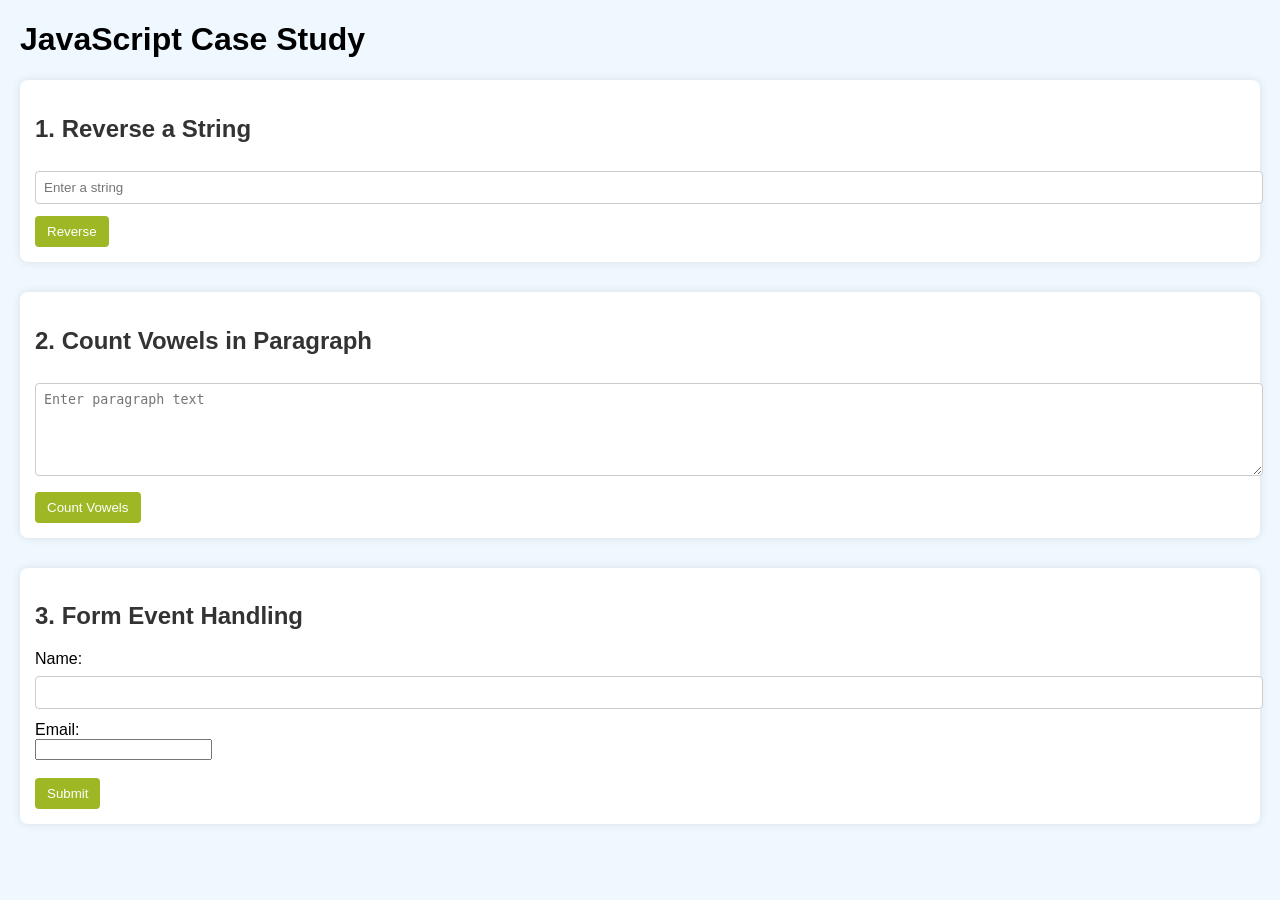
<file: CASE STUDY/Case Study 6/index.html>
<!DOCTYPE html>
<html lang="en">
<head>
<meta charset="UTF-8" />
<meta name="viewport" content="width=device-width, initial-scale=1.0"/>
<title>JavaScript Case Study</title>
<style>
  body {
    font-family: Arial, sans-serif;
    margin: 20px;
    background-color: #f0f8ff;
  }
  h2 {
    color: #333;
  }
  section {
    margin-bottom: 30px;
    background-color: #ffffff;
    padding: 15px;
    border-radius: 8px;
    box-shadow: 0 0 10px rgba(0,0,0,0.1);
  }
  input[type="text"], textarea {
    width: 100%;
    padding: 8px;
    margin-top: 8px;
    margin-bottom: 12px;
    border: 1px solid #ccc;
    border-radius: 4px;
  }
  button {
    background-color: #9db824;
    color: white;
    padding: 8px 12px;
    border: none;
    border-radius: 4px;
    cursor: pointer;
  }
  button:hover {
    background-color: #dad737;
  }
  #result {
    margin-top: 10px;
    font-weight: bold;
  }
</style>
</head>
<body>

<h1>JavaScript Case Study</h1>

<!-- Section for reversing a string -->
<section>
  <h2>1. Reverse a String</h2>
  <input type="text" id="reverseInput" placeholder="Enter a string" />
  <button onclick="reverseString()">Reverse</button>
  <div id="reverseResult"></div>
</section>

<!-- Section for counting vowels -->
<section>
  <h2>2. Count Vowels in Paragraph</h2>
  <textarea id="paragraph" rows="5" placeholder="Enter paragraph text"></textarea>
  <button onclick="countVowels()">Count Vowels</button>
  <div id="vowelCount"></div>
</section>

<!-- Form for demonstrating event handling -->
<section>
  <h2>3. Form Event Handling</h2>
  <form id="sampleForm" onsubmit="return false;"> <!-- Prevent default submission -->
    <label for="name">Name:</label><br/>
    <input type="text" id="name" name="name" required /><br/>
    <label for="email">Email:</label><br/>
    <input type="email" id="email" name="email" required /><br/><br/>
    <button type="button" onclick="submitForm()">Submit</button>
  </form>
  <div id="formMessage"></div>
</section>

<script>
  // Function to reverse a string
  function reverseString() {
    const input = document.getElementById('reverseInput').value;
    const reversed = input.split('').reverse().join('');
    document.getElementById('reverseResult').innerText = 'Reversed String: ' + reversed;
  }

  // Function to count vowels in paragraph
  function countVowels() {
    const paragraph = document.getElementById('paragraph').value.toLowerCase();
    const vowels = 'aeiou';
    let count = 0;
    for (let char of paragraph) {
      if (vowels.includes(char)) {
        count++;
      }
    }
    document.getElementById('vowelCount').innerText = 'Number of vowels: ' + count;
  }
  
  // Function to handle form submission manually
  function submitForm() {
    const name = document.getElementById('name').value;
    const email = document.getElementById('email').value;
    document.getElementById('formMessage').innerText = `Thank you, ${name}! Your email (${email}) has been received.`;
  }
</script>

</body>
</html>
</file>
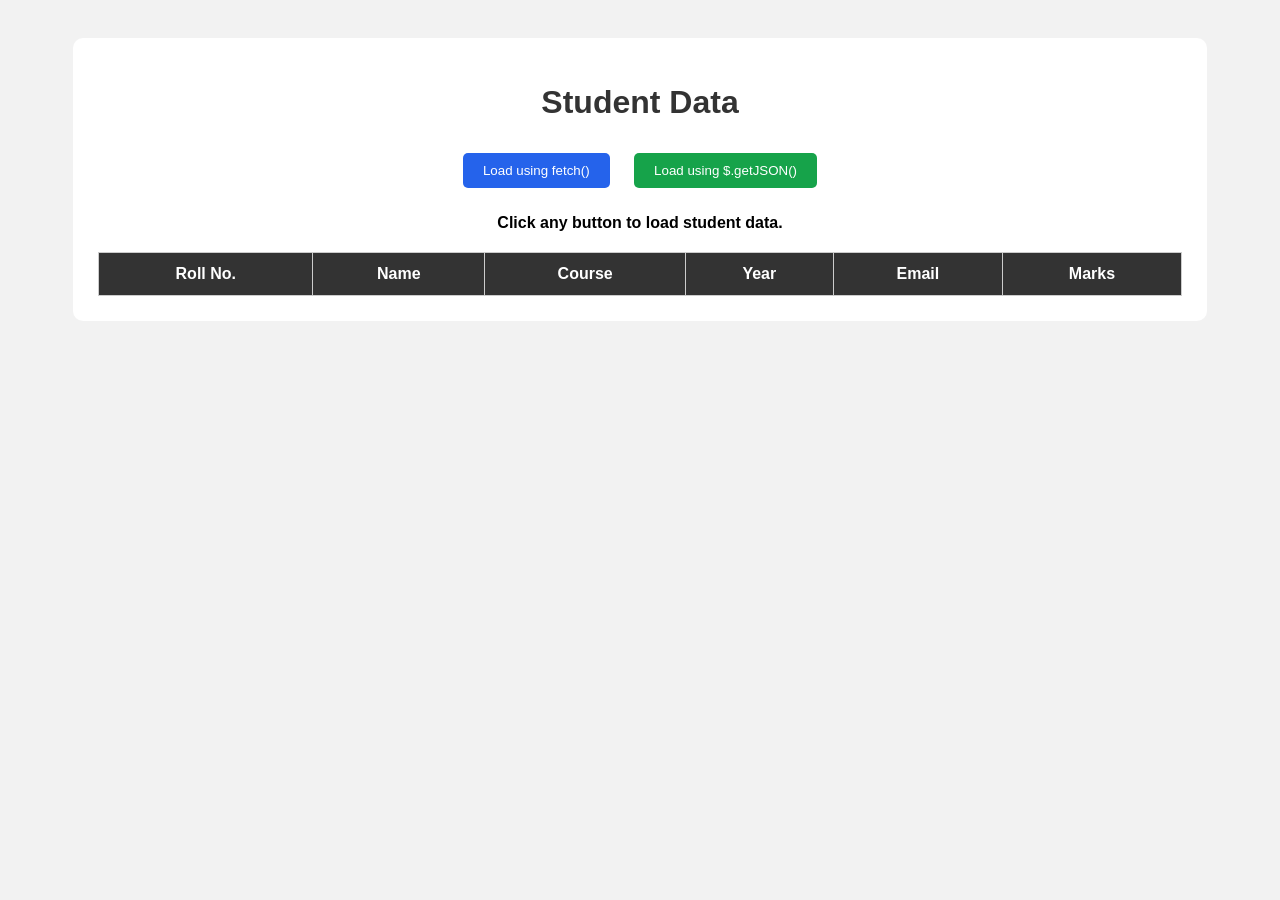
<file: EXPERIMENTS/Exp10/index.html>
<!DOCTYPE html>
<html lang="en">
<head>
    <meta charset="UTF-8">
    <meta name="viewport" content="width=device-width, initial-scale=1.0">

    <title>Student Data</title>

    <!-- jQuery Library -->
    <script src="https://code.jquery.com/jquery-3.7.1.min.js"></script>

    <style>
        body {
            font-family: Arial, sans-serif;
            background-color: #f2f2f2;
            padding: 30px;
        }

        .container {
            width: 90%;
            margin: auto;
            background-color: white;
            padding: 25px;
            border-radius: 10px;
        }

        h1 {
            text-align: center;
            color: #333;
        }

        button {
            padding: 10px 20px;
            margin: 10px;
            border: none;
            border-radius: 5px;
            cursor: pointer;
        }

        #fetchBtn {
            background-color: #2563eb;
            color: white;
        }

        #jqueryBtn {
            background-color: #16a34a;
            color: white;
        }

        .buttons {
            text-align: center;
        }

        table {
            width: 100%;
            border-collapse: collapse;
            margin-top: 20px;
        }

        th, td {
            border: 1px solid #ccc;
            padding: 12px;
            text-align: center;
        }

        th {
            background-color: #333;
            color: white;
        }

        tr:nth-child(even) {
            background-color: #f5f5f5;
        }

        #message {
            text-align: center;
            font-weight: bold;
        }
    </style>
</head>

<body>

    <div class="container">

        <h1>Student Data</h1>

        <div class="buttons">
            <button id="fetchBtn">Load using fetch()</button>

            <button id="jqueryBtn">
                Load using $.getJSON()
            </button>
        </div>

        <p id="message">
            Click any button to load student data.
        </p>

        <table>

            <thead>
                <tr>
                    <th>Roll No.</th>
                    <th>Name</th>
                    <th>Course</th>
                    <th>Year</th>
                    <th>Email</th>
                    <th>Marks</th>
                </tr>
            </thead>

            <tbody id="studentTable">
                <!-- Student data will be added here -->
            </tbody>

        </table>

    </div>

    <script src="script.js"></script>

</body>
</html>
</file>
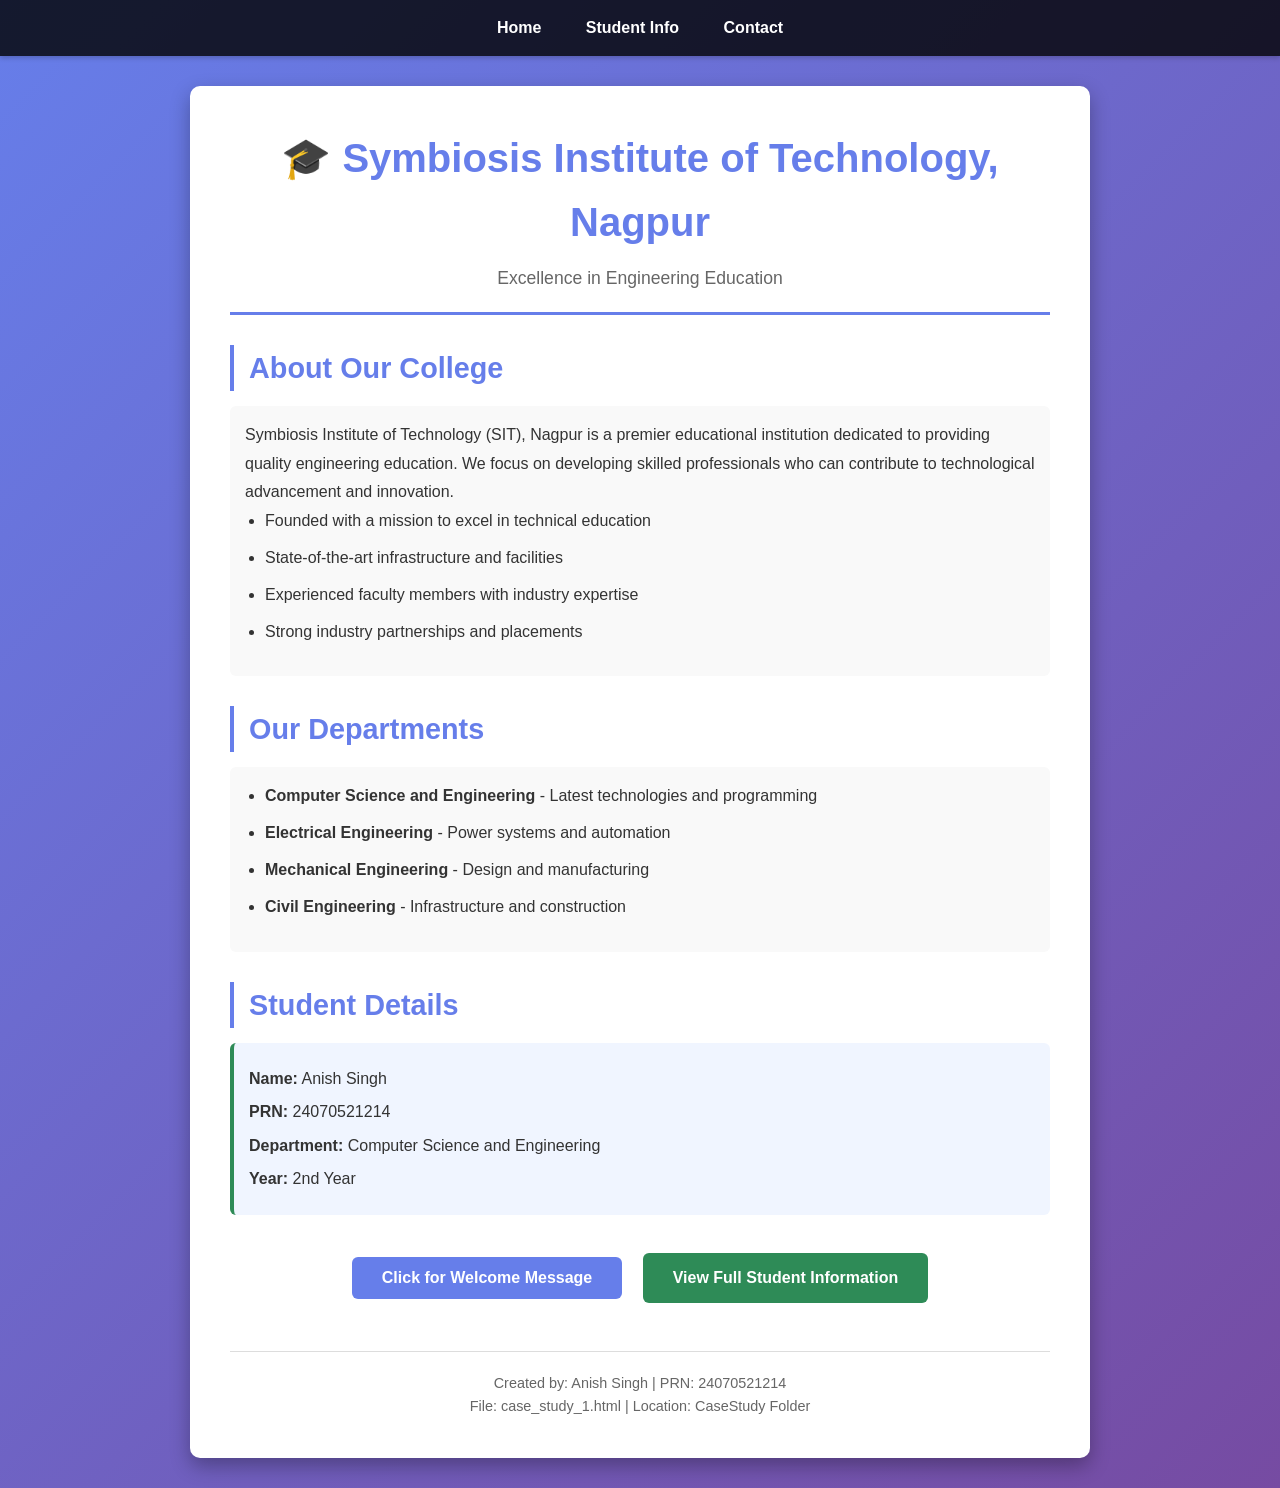
<file: CASE STUDY/Case Study 1/case_study_1.html>
<!DOCTYPE html>
<html lang="en">
<head>
    <meta charset="UTF-8">
    <meta name="viewport" content="width=device-width, initial-scale=1.0">
    <title>SIT Nagpur - Department Page</title>
    <style>
        * {
            margin: 0;
            padding: 0;
            box-sizing: border-box;
        }

        body {
            font-family: Arial, sans-serif;
            background: linear-gradient(135deg, #667eea 0%, #764ba2 100%);
            color: #333;
            line-height: 1.6;
            min-height: 100vh;
        }

        .navbar {
            background: rgba(0, 0, 0, 0.8);
            padding: 15px 0;
            text-align: center;
            box-shadow: 0 2px 5px rgba(0, 0, 0, 0.2);
        }

        .navbar a {
            color: white;
            text-decoration: none;
            margin: 0 20px;
            font-weight: bold;
            transition: color 0.3s;
        }

        .navbar a:hover {
            color: #667eea;
        }

        .container {
            max-width: 900px;
            margin: 30px auto;
            background: white;
            padding: 40px;
            border-radius: 10px;
            box-shadow: 0 8px 20px rgba(0, 0, 0, 0.3);
        }

        .header {
            text-align: center;
            margin-bottom: 30px;
            border-bottom: 3px solid #667eea;
            padding-bottom: 20px;
        }

        .header h1 {
            color: #667eea;
            font-size: 2.5em;
            margin-bottom: 10px;
        }

        .header p {
            color: #666;
            font-size: 1.1em;
        }

        .section {
            margin-bottom: 30px;
        }

        .section h2 {
            color: #667eea;
            font-size: 1.8em;
            margin-bottom: 15px;
            border-left: 4px solid #667eea;
            padding-left: 15px;
        }

        .content {
            background: #f9f9f9;
            padding: 15px;
            border-radius: 6px;
            margin-bottom: 15px;
            line-height: 1.8;
        }

        .student-info-box {
            background: #f0f5ff;
            border-left: 4px solid #2e8b57;
            padding: 15px;
            border-radius: 6px;
            margin: 15px 0;
        }

        .student-info-box p {
            margin: 8px 0;
            font-weight: 500;
        }

        .button-group {
            text-align: center;
            margin: 25px 0;
        }

        .btn {
            background: #667eea;
            color: white;
            padding: 12px 30px;
            margin: 8px;
            border: none;
            border-radius: 6px;
            cursor: pointer;
            font-size: 1em;
            font-weight: bold;
            transition: background 0.3s;
            text-decoration: none;
            display: inline-block;
        }

        .btn:hover {
            background: #764ba2;
            transform: translateY(-2px);
            box-shadow: 0 4px 12px rgba(0, 0, 0, 0.2);
        }

        .btn-secondary {
            background: #2e8b57;
        }

        .btn-secondary:hover {
            background: #1f5a3a;
        }

        .footer {
            text-align: center;
            margin-top: 40px;
            padding-top: 20px;
            border-top: 1px solid #ddd;
            color: #666;
            font-size: 0.9em;
        }

        ul {
            margin-left: 20px;
            margin-bottom: 15px;
        }

        li {
            margin-bottom: 8px;
        }
    </style>
</head>
<body>
    <!-- Navigation -->
    <div class="navbar">
        <a href="case_study_1.html">Home</a>
        <a href="student_info.html">Student Info</a>
        <a href="#contact">Contact</a>
    </div>

    <!-- Main Container -->
    <div class="container">
        <!-- Header -->
        <div class="header">
            <h1>🎓 Symbiosis Institute of Technology, Nagpur</h1>
            <p>Excellence in Engineering Education</p>
        </div>

        <!-- About Section -->
        <div class="section">
            <h2>About Our College</h2>
            <div class="content">
                <p>Symbiosis Institute of Technology (SIT), Nagpur is a premier educational institution dedicated to providing quality engineering education. We focus on developing skilled professionals who can contribute to technological advancement and innovation.</p>
                <ul>
                    <li>Founded with a mission to excel in technical education</li>
                    <li>State-of-the-art infrastructure and facilities</li>
                    <li>Experienced faculty members with industry expertise</li>
                    <li>Strong industry partnerships and placements</li>
                </ul>
            </div>
        </div>

        <!-- Departments Section -->
        <div class="section">
            <h2>Our Departments</h2>
            <div class="content">
                <ul>
                    <li><strong>Computer Science and Engineering</strong> - Latest technologies and programming</li>
                    <li><strong>Electrical Engineering</strong> - Power systems and automation</li>
                    <li><strong>Mechanical Engineering</strong> - Design and manufacturing</li>
                    <li><strong>Civil Engineering</strong> - Infrastructure and construction</li>
                </ul>
            </div>
        </div>

        <!-- Student Information -->
        <div class="section">
            <h2>Student Details</h2>
            <div class="student-info-box">
                <p><strong>Name:</strong> Anish Singh</p>
                <p><strong>PRN:</strong> 24070521214</p>
                <p><strong>Department:</strong> Computer Science and Engineering</p>
                <p><strong>Year:</strong> 2nd Year</p>
            </div>
        </div>

        <!-- Actions -->
        <div class="button-group">
            <button class="btn" onclick="displayWelcome()">Click for Welcome Message</button>
            <a href="student_info.html" class="btn btn-secondary">View Full Student Information</a>
        </div>

        <!-- Footer -->
        <div class="footer">
            <p>Created by: Anish Singh | PRN: 24070521214</p>
            <p>File: case_study_1.html | Location: CaseStudy Folder</p>
        </div>
    </div>

    <!-- JavaScript -->
    <script>
        // Display welcome alert on page load
        window.onload = function() {
            alert('Welcome to SIT Nagpur');
        };

        // Function to display welcome message on button click
        function displayWelcome() {
            alert('Welcome to SIT Nagpur\n\nDepartment of Computer Science and Engineering\n\nStudent: Anish Singh\nPRN: 24070521214');
        }
    </script>
</body>
</html>
</file>
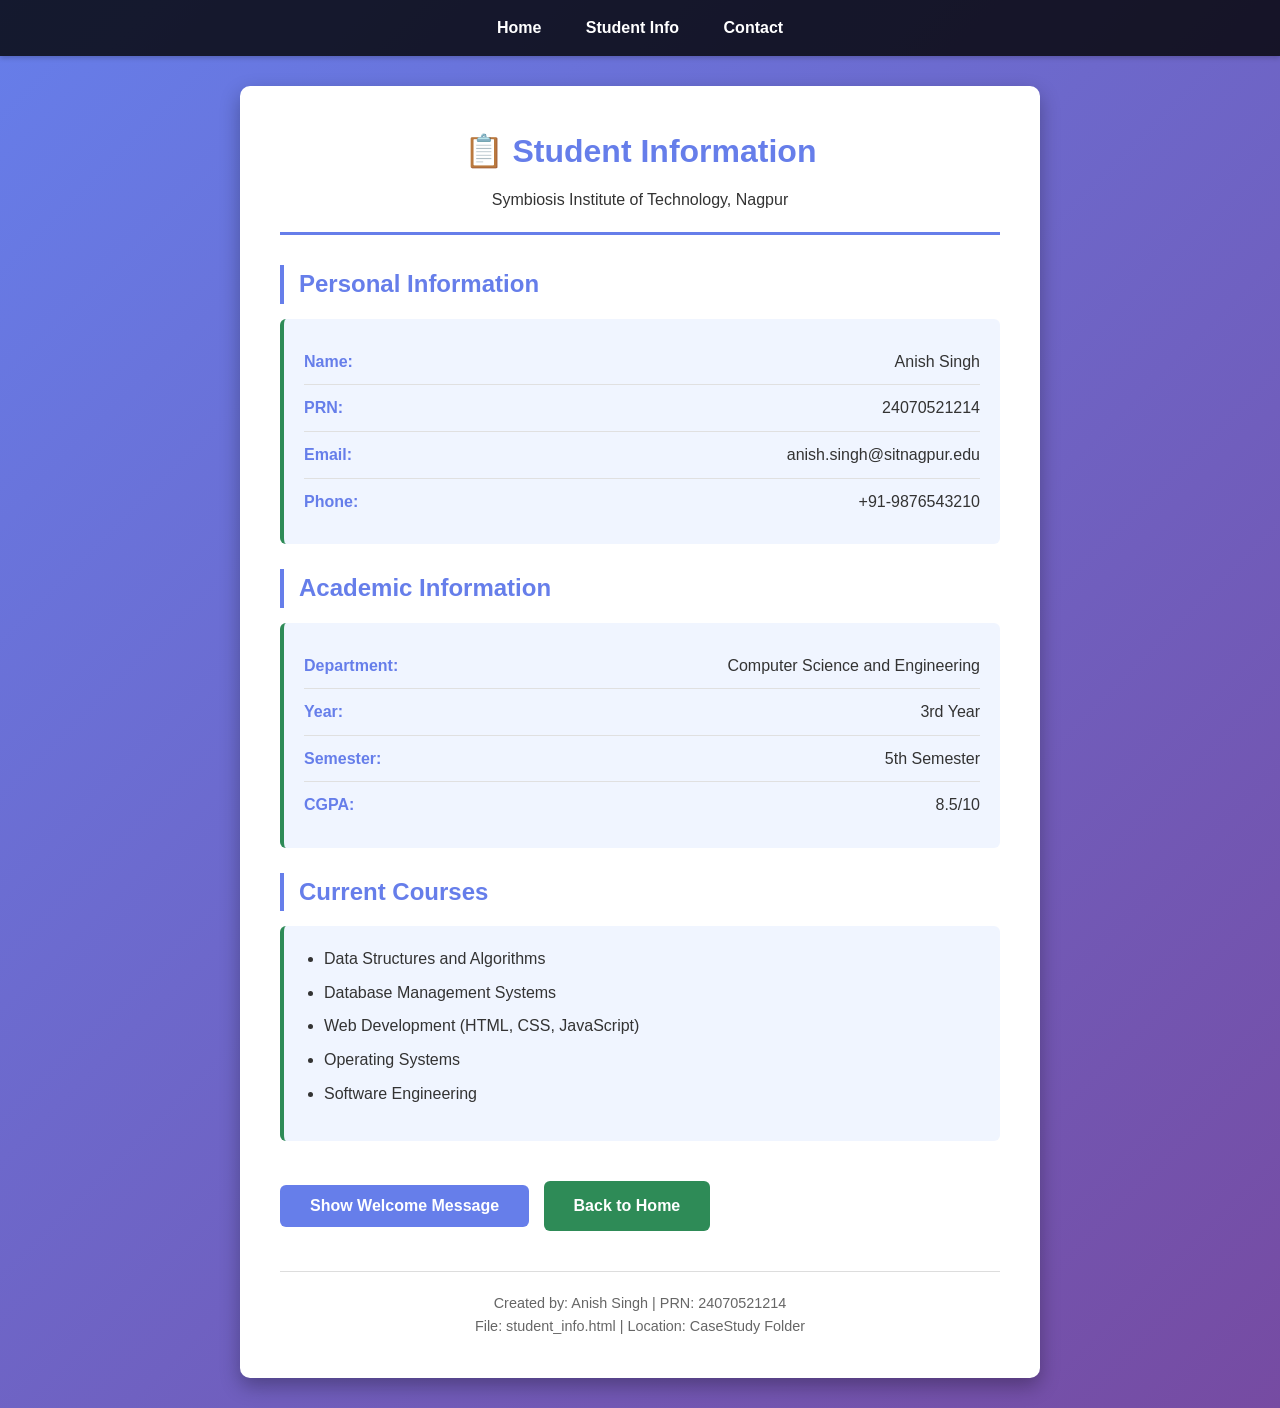
<file: CASE STUDY/Case Study 1/student_info.html>
<!DOCTYPE html>
<html lang="en">
<head>
    <meta charset="UTF-8">
    <meta name="viewport" content="width=device-width, initial-scale=1.0">
    <title>Student Information - SIT Nagpur</title>
    <style>
        * {
            margin: 0;
            padding: 0;
            box-sizing: border-box;
        }

        body {
            font-family: Arial, sans-serif;
            background: linear-gradient(135deg, #667eea 0%, #764ba2 100%);
            color: #333;
            line-height: 1.6;
            min-height: 100vh;
        }

        .navbar {
            background: rgba(0, 0, 0, 0.8);
            padding: 15px 0;
            text-align: center;
            box-shadow: 0 2px 5px rgba(0, 0, 0, 0.2);
        }

        .navbar a {
            color: white;
            text-decoration: none;
            margin: 0 20px;
            font-weight: bold;
            transition: color 0.3s;
        }

        .navbar a:hover {
            color: #667eea;
        }

        .container {
            max-width: 800px;
            margin: 30px auto;
            background: white;
            padding: 40px;
            border-radius: 10px;
            box-shadow: 0 8px 20px rgba(0, 0, 0, 0.3);
        }

        .header {
            text-align: center;
            margin-bottom: 30px;
            border-bottom: 3px solid #667eea;
            padding-bottom: 20px;
        }

        .header h1 {
            color: #667eea;
            font-size: 2em;
            margin-bottom: 10px;
        }

        .section {
            margin-bottom: 25px;
        }

        .section h2 {
            color: #667eea;
            font-size: 1.5em;
            margin-bottom: 15px;
            border-left: 4px solid #667eea;
            padding-left: 15px;
        }

        .info-box {
            background: #f0f5ff;
            border-left: 4px solid #2e8b57;
            padding: 20px;
            border-radius: 6px;
            margin-bottom: 15px;
        }

        .info-row {
            display: flex;
            justify-content: space-between;
            padding: 10px 0;
            border-bottom: 1px solid #e0e0e0;
        }

        .info-row:last-child {
            border-bottom: none;
        }

        .info-label {
            font-weight: bold;
            color: #667eea;
            min-width: 150px;
        }

        .info-value {
            color: #333;
        }

        .btn {
            background: #667eea;
            color: white;
            padding: 12px 30px;
            border: none;
            border-radius: 6px;
            cursor: pointer;
            font-size: 1em;
            font-weight: bold;
            transition: background 0.3s;
            text-decoration: none;
            display: inline-block;
            margin-top: 15px;
        }

        .btn:hover {
            background: #764ba2;
        }

        .footer {
            text-align: center;
            margin-top: 40px;
            padding-top: 20px;
            border-top: 1px solid #ddd;
            color: #666;
            font-size: 0.9em;
        }

        ul {
            margin-left: 20px;
            margin-bottom: 15px;
        }

        li {
            margin-bottom: 8px;
        }
    </style>
</head>
<body>
    <!-- Navigation -->
    <div class="navbar">
        <a href="case_study_1.html">Home</a>
        <a href="student_info.html">Student Info</a>
        <a href="#contact">Contact</a>
    </div>

    <!-- Main Container -->
    <div class="container">
        <!-- Header -->
        <div class="header">
            <h1>📋 Student Information</h1>
            <p>Symbiosis Institute of Technology, Nagpur</p>
        </div>

        <!-- Personal Information -->
        <div class="section">
            <h2>Personal Information</h2>
            <div class="info-box">
                <div class="info-row">
                    <span class="info-label">Name:</span>
                    <span class="info-value">Anish Singh</span>
                </div>
                <div class="info-row">
                    <span class="info-label">PRN:</span>
                    <span class="info-value">24070521214</span>
                </div>
                <div class="info-row">
                    <span class="info-label">Email:</span>
                    <span class="info-value">anish.singh@sitnagpur.edu</span>
                </div>
                <div class="info-row">
                    <span class="info-label">Phone:</span>
                    <span class="info-value">+91-9876543210</span>
                </div>
            </div>
        </div>

        <!-- Academic Information -->
        <div class="section">
            <h2>Academic Information</h2>
            <div class="info-box">
                <div class="info-row">
                    <span class="info-label">Department:</span>
                    <span class="info-value">Computer Science and Engineering</span>
                </div>
                <div class="info-row">
                    <span class="info-label">Year:</span>
                    <span class="info-value">3rd Year</span>
                </div>
                <div class="info-row">
                    <span class="info-label">Semester:</span>
                    <span class="info-value">5th Semester</span>
                </div>
                <div class="info-row">
                    <span class="info-label">CGPA:</span>
                    <span class="info-value">8.5/10</span>
                </div>
            </div>
        </div>

        <!-- Courses -->
        <div class="section">
            <h2>Current Courses</h2>
            <div class="info-box">
                <ul>
                    <li>Data Structures and Algorithms</li>
                    <li>Database Management Systems</li>
                    <li>Web Development (HTML, CSS, JavaScript)</li>
                    <li>Operating Systems</li>
                    <li>Software Engineering</li>
                </ul>
            </div>
        </div>

        <!-- Actions -->
        <button class="btn" onclick="alert('Welcome to SIT Nagpur\n\nStudent: Anish Singh\nPRN: 24070521214')">Show Welcome Message</button>
        <a href="case_study_1.html" class="btn" style="background: #2e8b57; margin-left: 10px;">Back to Home</a>

        <!-- Footer -->
        <div class="footer">
            <p>Created by: Anish Singh | PRN: 24070521214</p>
            <p>File: student_info.html | Location: CaseStudy Folder</p>
        </div>
    </div>

    <!-- JavaScript for Additional Functionality -->
    <script>
        // Display welcome message when page loads
        window.onload = function() {
            console.log('Student Information Page Loaded');
        };
    </script>
</body>
</html>
</file>
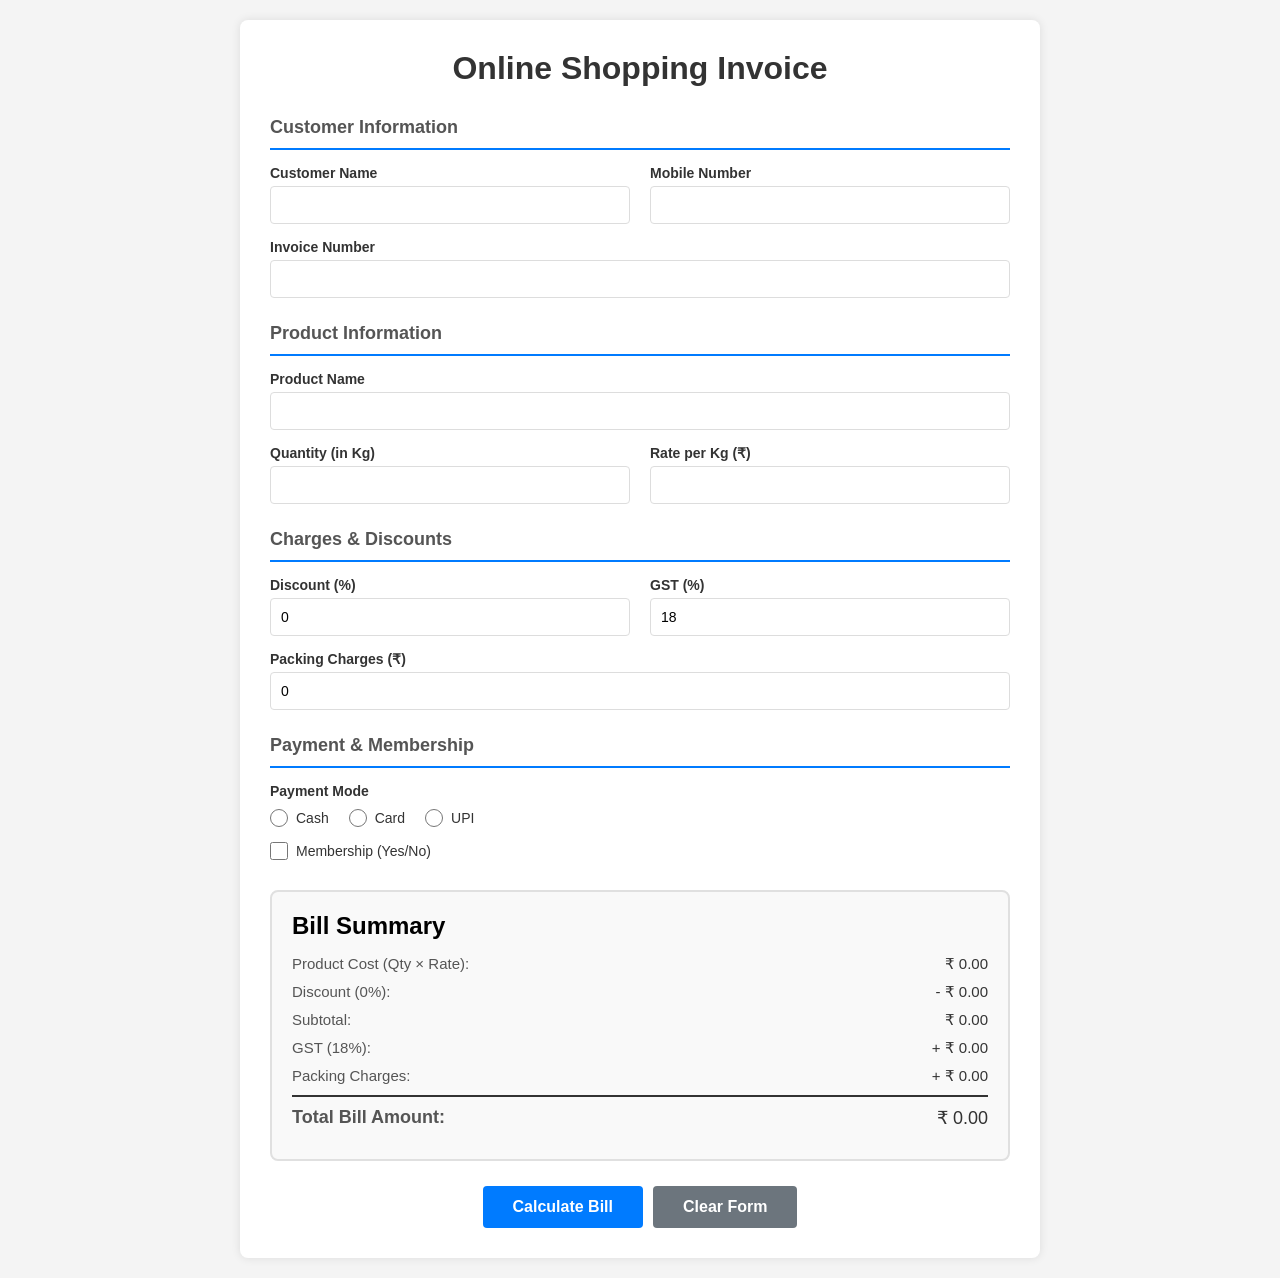
<file: CASE STUDY/Case Study 2/bill.html>
<!DOCTYPE html>
<html lang="en">
<head>
    <meta charset="UTF-8">
    <meta name="viewport" content="width=device-width, initial-scale=1.0">
    <title>Online Shopping Website</title>
    <style>
        * {
            margin: 0;
            padding: 0;
            box-sizing: border-box;
        }
        
        body {
            font-family: Arial, sans-serif;
            background-color: #f4f4f4;
            padding: 20px;
        }
        
        .container {
            max-width: 800px;
            margin: 0 auto;
            background-color: white;
            padding: 30px;
            border-radius: 8px;
            box-shadow: 0 0 10px rgba(0, 0, 0, 0.1);
        }
        
        h1 {
            text-align: center;
            color: #333;
            margin-bottom: 30px;
        }
        
        .form-section {
            margin-bottom: 25px;
        }
        
        .form-section h2 {
            font-size: 18px;
            color: #555;
            margin-bottom: 15px;
            border-bottom: 2px solid #007bff;
            padding-bottom: 10px;
        }
        
        .form-group {
            margin-bottom: 15px;
            display: flex;
            gap: 20px;
            flex-wrap: wrap;
        }
        
        .form-group-item {
            flex: 1;
            min-width: 250px;
        }
        
        label {
            display: block;
            margin-bottom: 5px;
            color: #333;
            font-weight: bold;
            font-size: 14px;
        }
        
        input[type="text"],
        input[type="number"],
        input[type="tel"],
        select {
            width: 100%;
            padding: 10px;
            border: 1px solid #ddd;
            border-radius: 4px;
            font-size: 14px;
            font-family: Arial, sans-serif;
        }
        
        input[type="text"]:focus,
        input[type="number"]:focus,
        input[type="tel"]:focus,
        select:focus {
            outline: none;
            border-color: #007bff;
            box-shadow: 0 0 5px rgba(0, 123, 255, 0.5);
        }
        
        .checkbox-group {
            display: flex;
            gap: 20px;
            margin-top: 10px;
        }
        
        .checkbox-item {
            display: flex;
            align-items: center;
            gap: 8px;
        }
        
        input[type="checkbox"],
        input[type="radio"] {
            cursor: pointer;
            width: 18px;
            height: 18px;
        }
        
        .checkbox-item label {
            margin-bottom: 0;
            font-weight: normal;
            font-size: 14px;
        }
        
        .bill-section {
            background-color: #f9f9f9;
            padding: 20px;
            border-radius: 8px;
            margin-top: 30px;
            border: 2px solid #e0e0e0;
        }
        
        .bill-row {
            display: flex;
            justify-content: space-between;
            margin-bottom: 10px;
            font-size: 15px;
        }
        
        .bill-row.total {
            font-weight: bold;
            border-top: 2px solid #333;
            padding-top: 10px;
            font-size: 18px;
            color: #007bff;
        }
        
        .bill-label {
            color: #555;
        }
        
        .bill-value {
            color: #333;
            font-weight: 500;
        }
        
        .button-group {
            display: flex;
            gap: 10px;
            justify-content: center;
            margin-top: 25px;
        }
        
        button {
            padding: 12px 30px;
            font-size: 16px;
            border: none;
            border-radius: 4px;
            cursor: pointer;
            font-weight: bold;
            transition: background-color 0.3s;
        }
        
        .btn-calculate {
            background-color: #007bff;
            color: white;
        }
        
        .btn-calculate:hover {
            background-color: #0056b3;
        }
        
        .btn-reset {
            background-color: #6c757d;
            color: white;
        }
        
        .btn-reset:hover {
            background-color: #5a6268;
        }
    </style>
</head>
<body>
    <div class="container">
        <h1>Online Shopping Invoice</h1>
        
        <form id="shoppingForm">
            <!-- Customer Information Section -->
            <div class="form-section">
                <h2>Customer Information</h2>
                <div class="form-group">
                    <div class="form-group-item">
                        <label for="customerName">Customer Name</label>
                        <input type="text" id="customerName" name="customerName" required>
                    </div>
                    <div class="form-group-item">
                        <label for="mobileNumber">Mobile Number</label>
                        <input type="tel" id="mobileNumber" name="mobileNumber" required>
                    </div>
                </div>
                <div class="form-group">
                    <div class="form-group-item">
                        <label for="invoiceNumber">Invoice Number</label>
                        <input type="text" id="invoiceNumber" name="invoiceNumber" required>
                    </div>
                </div>
            </div>
            
            <!-- Product Information Section -->
            <div class="form-section">
                <h2>Product Information</h2>
                <div class="form-group">
                    <div class="form-group-item">
                        <label for="productName">Product Name</label>
                        <input type="text" id="productName" name="productName" required>
                    </div>
                </div>
                <div class="form-group">
                    <div class="form-group-item">
                        <label for="quantity">Quantity (in Kg)</label>
                        <input type="number" id="quantity" name="quantity" step="0.01" required>
                    </div>
                    <div class="form-group-item">
                        <label for="ratePerKg">Rate per Kg (₹)</label>
                        <input type="number" id="ratePerKg" name="ratePerKg" step="0.01" required>
                    </div>
                </div>
            </div>
            
            <!-- Charges and Discounts Section -->
            <div class="form-section">
                <h2>Charges & Discounts</h2>
                <div class="form-group">
                    <div class="form-group-item">
                        <label for="discount">Discount (%)</label>
                        <input type="number" id="discount" name="discount" step="0.01" value="0" required>
                    </div>
                    <div class="form-group-item">
                        <label for="gst">GST (%)</label>
                        <input type="number" id="gst" name="gst" step="0.01" value="18" required>
                    </div>
                </div>
                <div class="form-group">
                    <div class="form-group-item">
                        <label for="packingCharges">Packing Charges (₹)</label>
                        <input type="number" id="packingCharges" name="packingCharges" step="0.01" value="0" required>
                    </div>
                </div>
            </div>
            
            <!-- Payment and Membership Section -->
            <div class="form-section">
                <h2>Payment & Membership</h2>
                <div>
                    <label style="font-weight: bold; margin-bottom: 10px; display: block;">Payment Mode</label>
                    <div class="checkbox-group">
                        <div class="checkbox-item">
                            <input type="radio" id="cash" name="paymentMode" value="Cash" required>
                            <label for="cash">Cash</label>
                        </div>
                        <div class="checkbox-item">
                            <input type="radio" id="card" name="paymentMode" value="Card">
                            <label for="card">Card</label>
                        </div>
                        <div class="checkbox-item">
                            <input type="radio" id="upi" name="paymentMode" value="UPI">
                            <label for="upi">UPI</label>
                        </div>
                    </div>
                </div>
                <div style="margin-top: 15px;">
                    <div class="checkbox-item">
                        <input type="checkbox" id="membership" name="membership">
                        <label for="membership">Membership (Yes/No)</label>
                    </div>
                </div>
            </div>
            
            <!-- Bill Section -->
            <div class="bill-section">
                <h2 style="margin-bottom: 15px; border: none;">Bill Summary</h2>
                <div class="bill-row">
                    <span class="bill-label">Product Cost (Qty × Rate):</span>
                    <span class="bill-value">₹ <span id="productCost">0.00</span></span>
                </div>
                <div class="bill-row">
                    <span class="bill-label">Discount (<span id="discountPercent">0</span>%):</span>
                    <span class="bill-value">- ₹ <span id="discountAmount">0.00</span></span>
                </div>
                <div class="bill-row">
                    <span class="bill-label">Subtotal:</span>
                    <span class="bill-value">₹ <span id="subtotal">0.00</span></span>
                </div>
                <div class="bill-row">
                    <span class="bill-label">GST (<span id="gstPercent">18</span>%):</span>
                    <span class="bill-value">+ ₹ <span id="gstAmount">0.00</span></span>
                </div>
                <div class="bill-row">
                    <span class="bill-label">Packing Charges:</span>
                    <span class="bill-value">+ ₹ <span id="packingAmount">0.00</span></span>
                </div>
                <div class="bill-row total">
                    <span class="bill-label">Total Bill Amount:</span>
                    <span class="bill-value">₹ <span id="totalBill">0.00</span></span>
                </div>
            </div>
            
            <!-- Buttons -->
            <div class="button-group">
                <button type="button" class="btn-calculate" onclick="calculateBill()">Calculate Bill</button>
                <button type="reset" class="btn-reset">Clear Form</button>
            </div>
        </form>
    </div>
    
    <script>
        function calculateBill() {
            // Get input values
            const quantity = parseFloat(document.getElementById('quantity').value) || 0;
            const ratePerKg = parseFloat(document.getElementById('ratePerKg').value) || 0;
            const discountPercent = parseFloat(document.getElementById('discount').value) || 0;
            const gstPercent = parseFloat(document.getElementById('gst').value) || 0;
            const packingCharges = parseFloat(document.getElementById('packingCharges').value) || 0;
            
            // Calculate product cost
            const productCost = quantity * ratePerKg;
            
            // Calculate discount
            const discountAmount = (productCost * discountPercent) / 100;
            
            // Calculate subtotal
            const subtotal = productCost - discountAmount;
            
            // Calculate GST
            const gstAmount = (subtotal * gstPercent) / 100;
            
            // Calculate total bill
            const totalBill = subtotal + gstAmount + packingCharges;
            
            // Display results
            document.getElementById('productCost').textContent = productCost.toFixed(2);
            document.getElementById('discountPercent').textContent = discountPercent.toFixed(2);
            document.getElementById('discountAmount').textContent = discountAmount.toFixed(2);
            document.getElementById('subtotal').textContent = subtotal.toFixed(2);
            document.getElementById('gstPercent').textContent = gstPercent.toFixed(2);
            document.getElementById('gstAmount').textContent = gstAmount.toFixed(2);
            document.getElementById('packingAmount').textContent = packingCharges.toFixed(2);
            document.getElementById('totalBill').textContent = totalBill.toFixed(2);
        }
        
        // Auto-calculate when values change
        ['quantity', 'ratePerKg', 'discount', 'gst', 'packingCharges'].forEach(id => {
            document.getElementById(id).addEventListener('input', calculateBill);
        });
    </script>
</body>
</html>
</file>
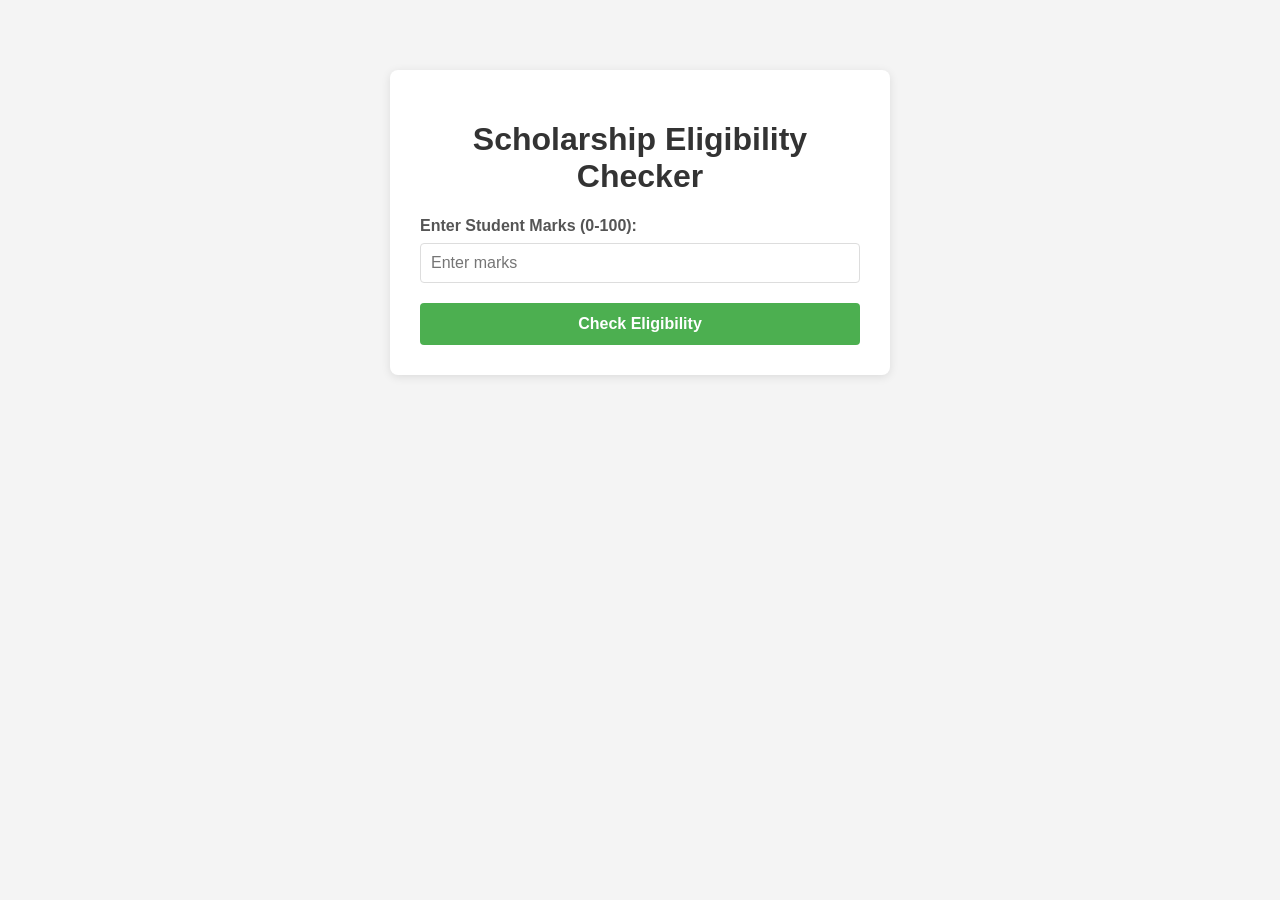
<file: CASE STUDY/Case Study 3/scholarship_eligibility.html>
<!DOCTYPE html>
<html lang="en">
<head>
    <meta charset="UTF-8">
    <meta name="viewport" content="width=device-width, initial-scale=1.0">
    <title>Scholarship Eligibility</title>
    <style>
        body {
            font-family: Arial, sans-serif;
            max-width: 500px;
            margin: 50px auto;
            padding: 20px;
            background-color: #f4f4f4;
        }
        .container {
            background-color: white;
            padding: 30px;
            border-radius: 8px;
            box-shadow: 0 2px 10px rgba(0,0,0,0.1);
        }
        h1 {
            color: #333;
            text-align: center;
        }
        .form-group {
            margin: 20px 0;
        }
        label {
            display: block;
            margin-bottom: 8px;
            font-weight: bold;
            color: #555;
        }
        input {
            width: 100%;
            padding: 10px;
            border: 1px solid #ddd;
            border-radius: 4px;
            box-sizing: border-box;
            font-size: 16px;
        }
        button {
            width: 100%;
            padding: 12px;
            background-color: #4CAF50;
            color: white;
            border: none;
            border-radius: 4px;
            cursor: pointer;
            font-size: 16px;
            font-weight: bold;
        }
        button:hover {
            background-color: #45a049;
        }
        .result {
            margin-top: 20px;
            padding: 15px;
            border-radius: 4px;
            text-align: center;
            font-weight: bold;
            display: none;
        }
        .not-eligible {
            background-color: #f8d7da;
            color: #721c24;
            border: 1px solid #f5c6cb;
        }
        .bronze {
            background-color: #cd7f32;
            color: white;
        }
        .silver {
            background-color: #c0c0c0;
            color: #333;
        }
        .gold {
            background-color: #ffd700;
            color: #333;
        }
        .platinum {
            background-color: #e5e4e2;
            color: #333;
            border: 2px solid #999;
        }
    </style>
</head>
<body>
    <div class="container">
        <h1>Scholarship Eligibility Checker</h1>
        
        <div class="form-group">
            <label for="marks">Enter Student Marks (0-100):</label>
            <input type="number" id="marks" min="0" max="100" placeholder="Enter marks">
        </div>
        
        <button onclick="checkScholarship()">Check Eligibility</button>
        
        <div id="result" class="result"></div>
    </div>

    <script>
        function checkScholarship() {
            const marks = parseInt(document.getElementById('marks').value);
            const resultDiv = document.getElementById('result');
            
            // Validate input
            if (isNaN(marks) || marks < 0 || marks > 100) {
                resultDiv.textContent = 'Please enter a valid mark between 0 and 100.';
                resultDiv.className = 'result not-eligible';
                resultDiv.style.display = 'block';
                return;
            }
            
            // Determine scholarship category
            let scholarship;
            let category;
            
            if (marks < 50) {
                scholarship = 'Not Eligible';
                category = 'not-eligible';
            } else if (marks >= 50 && marks <= 69) {
                scholarship = 'Bronze Scholarship';
                category = 'bronze';
            } else if (marks >= 70 && marks <= 84) {
                scholarship = 'Silver Scholarship';
                category = 'silver';
            } else if (marks >= 85 && marks <= 94) {
                scholarship = 'Gold Scholarship';
                category = 'gold';
            } else if (marks >= 95 && marks <= 100) {
                scholarship = 'Platinum Scholarship';
                category = 'platinum';
            }
            
            // Display result
            resultDiv.textContent = `Marks: ${marks}\nScholarship: ${scholarship}`;
            resultDiv.className = `result ${category}`;
            resultDiv.style.display = 'block';
        }
        
        // Allow Enter key to submit
        document.getElementById('marks').addEventListener('keypress', function(event) {
            if (event.key === 'Enter') {
                checkScholarship();
            }
        });
    </script>
</body>
</html>
</file>
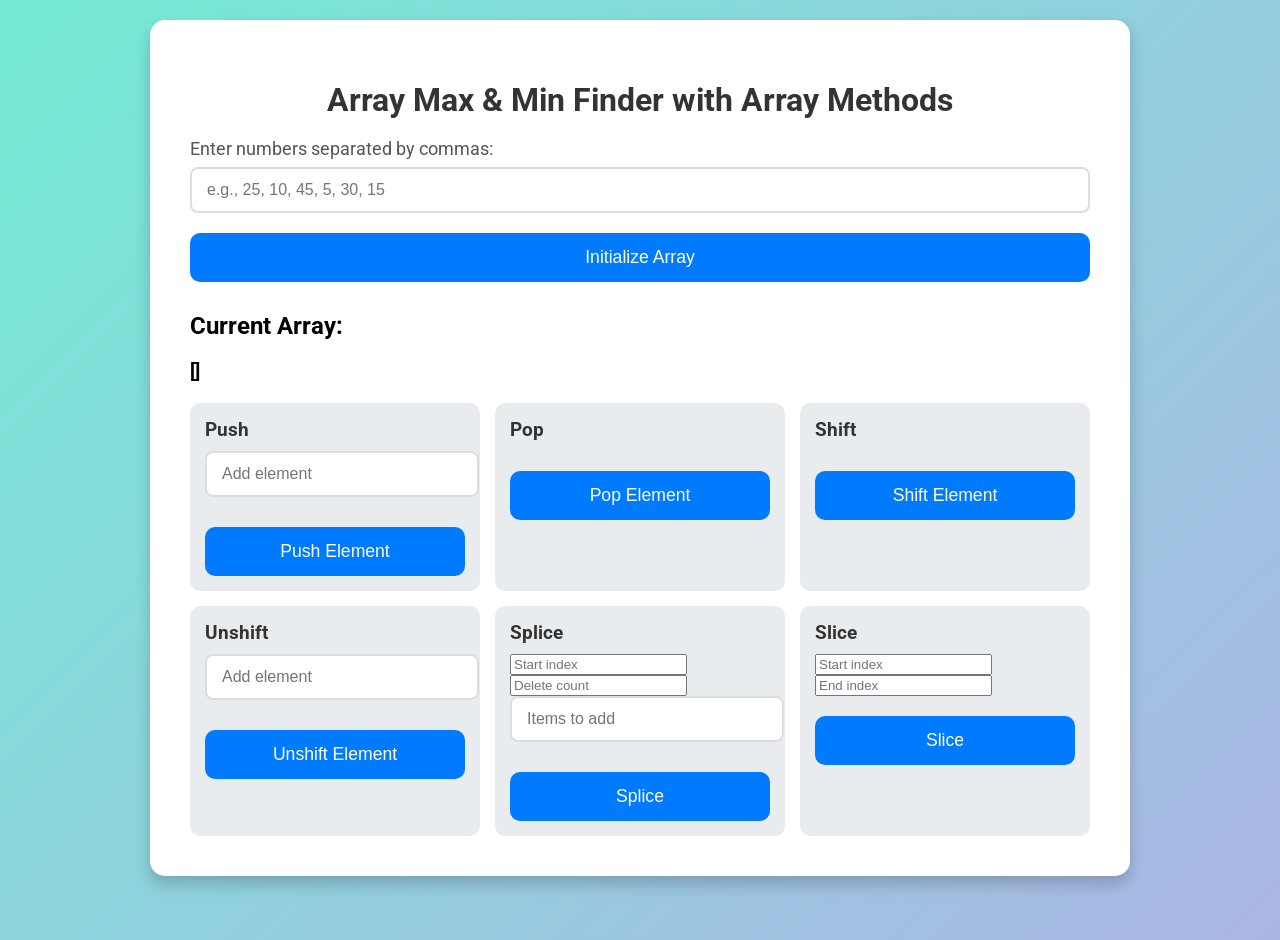
<file: CASE STUDY/Case Study 5/Max_min.html>
<!DOCTYPE html>
<html lang="en">
<head>
<meta charset="UTF-8" />
<meta name="viewport" content="width=device-width, initial-scale=1.0"/>
<title>Array Max & Min Finder with Array Methods</title>
<!-- Google Fonts for better typography -->
<link href="https://fonts.googleapis.com/css2?family=Roboto&display=swap" rel="stylesheet" />
<style>
  body {
    font-family: 'Roboto', sans-serif;
    background: linear-gradient(135deg, #74ebd5 0%, #ACB6E5 100%);
    min-height: 100vh;
    margin: 0;
    display: flex;
    justify-content: center;
    align-items: flex-start;
    padding: 20px;
  }

  .container {
    background-color: #fff;
    padding: 40px;
    border-radius: 15px;
    box-shadow: 0 8px 16px rgba(0,0,0,0.2);
    max-width: 900px;
    width: 100%;
  }

  h1 {
    text-align: center;
    color: #333;
    margin-bottom: 20px;
    font-size: 2em;
  }

  /* Style for main form */
  form {
    display: flex;
    flex-direction: column;
  }

  label {
    font-size: 1.1em;
    margin-bottom: 8px;
    color: #555;
  }

  input[type="text"] {
    padding: 12px 15px;
    font-size: 1em;
    border: 2px solid #ddd;
    border-radius: 8px;
    transition: border-color 0.3s, box-shadow 0.3s;
  }

  input[type="text"]:focus {
    border-color: #007bff;
    box-shadow: 0 0 8px rgba(0, 123, 255, 0.2);
    outline: none;
  }

  button {
    margin-top: 20px;
    padding: 14px;
    font-size: 1.1em;
    background-color: #007bff;
    color: #fff;
    border: none;
    border-radius: 10px;
    cursor: pointer;
    transition: background-color 0.3s, transform 0.2s;
  }

  button:hover {
    background-color: #0056b3;
    transform: translateY(-2px);
  }

  /* Style for array display and methods */
  .array-section {
    margin-top: 30px;
  }

  #arrayDisplay {
    font-weight: bold;
    font-size: 1.2em;
  }

  .methods-container {
    display: flex;
    flex-wrap: wrap;
    gap: 15px;
    margin-top: 20px;
  }

  .method-box {
    background-color: #e9ecef;
    padding: 15px;
    border-radius: 10px;
    flex: 1 1 200px;
  }

  .method-box h3 {
    margin-top: 0;
    font-size: 1.2em;
    margin-bottom: 10px;
    color: #333;
  }

  .method-box input[type="text"] {
    width: calc(100% - 20px);
    margin-bottom: 10px;
  }

  .method-box button {
    width: 100%;
  }

  /* Style for results display */
  .result {
    margin-top: 30px;
    background-color: #f8f9fa;
    padding: 20px;
    border-radius: 15px;
    box-shadow: inset 0 0 10px rgba(0,0,0,0.05);
  }

  .result h2 {
    margin-top: 0;
    color: #333;
    text-align: center;
    margin-bottom: 15px;
  }

  .result p {
    font-size: 1.1em;
    margin: 8px 0;
    display: flex;
    justify-content: space-between;
    padding: 8px 12px;
    background-color: #e9ecef;
    border-radius: 8px;
  }

  @media(max-width: 900px){
    body {
      padding: 10px;
    }
    .container {
      padding: 20px;
    }
  }
</style>
</head>
<body>

<div class="container">
<h1>Array Max & Min Finder with Array Methods</h1>

<!-- Main array input form -->
<form id="arrayForm">
  <label for="numbers">Enter numbers separated by commas:</label>
  <input type="text" id="numbers" name="numbers" placeholder="e.g., 25, 10, 45, 5, 30, 15" required />
  <button type="submit">Initialize Array</button>
</form>

<!-- Display current array -->
<div class="array-section">
  <h2>Current Array:</h2>
  <p id="arrayDisplay">[]</p>
</div>

<!-- Array methods controls -->
<div class="methods-container">

  <!-- Push -->
  <div class="method-box">
    <h3>Push</h3>
    <input type="text" id="pushInput" placeholder="Add element"/>
    <button id="pushBtn">Push Element</button>
  </div>

  <!-- Pop -->
  <div class="method-box">
    <h3>Pop</h3>
    <button id="popBtn">Pop Element</button>
  </div>

  <!-- Shift -->
  <div class="method-box">
    <h3>Shift</h3>
    <button id="shiftBtn">Shift Element</button>
  </div>

  <!-- Unshift -->
  <div class="method-box">
    <h3>Unshift</h3>
    <input type="text" id="unshiftInput" placeholder="Add element"/>
    <button id="unshiftBtn">Unshift Element</button>
  </div>

  <!-- Splice -->
  <div class="method-box">
    <h3>Splice</h3>
    <input type="number" id="spliceStart" placeholder="Start index"/>
    <input type="number" id="spliceDeleteCount" placeholder="Delete count"/>
    <input type="text" id="spliceItems" placeholder="Items to add"/>
    <button id="spliceBtn">Splice</button>
  </div>

  <!-- Slice -->
  <div class="method-box">
    <h3>Slice</h3>
    <input type="number" id="sliceStart" placeholder="Start index"/>
    <input type="number" id="sliceEnd" placeholder="End index"/>
    <button id="sliceBtn">Slice</button>
  </div>

</div>

<!-- Results display -->
<div class="result" id="result" style="display:none;">
  <h2>Results</h2>
  <p><strong>Array:</strong> <span id="arrayResult"></span></p>
  <p><strong>Maximum Value:</strong> <span id="maxValue"></span></p>
  <p><strong>Minimum Value:</strong> <span id="minValue"></span></p>
</div>
</div>

<script>
// Initialize array variable
let currentArray = [];

// Function to update the display
function updateDisplay() {
  document.getElementById('arrayDisplay').textContent = JSON.stringify(currentArray);
}

// Handle initial array input
document.getElementById('arrayForm').addEventListener('submit', function(e) {
  e.preventDefault();
  const input = document.getElementById('numbers').value;
  currentArray = input.split(',').map(item => parseInt(item.trim())).filter(item => !isNaN(item));
  if (currentArray.length === 0) {
    alert('Please enter a valid array of numbers.');
    return;
  }
  updateDisplay();
  hideResults();
});

// Show results
function showResults() {
  document.getElementById('arrayResult').textContent = JSON.stringify(currentArray);
  document.getElementById('maxValue').textContent = Math.max(...currentArray);
  document.getElementById('minValue').textContent = Math.min(...currentArray);
  document.getElementById('result').style.display = 'block';
}

// Hide results
function hideResults() {
  document.getElementById('result').style.display = 'none';
}

// Push button
document.getElementById('pushBtn').addEventListener('click', () => {
  const val = document.getElementById('pushInput').value.trim();
  if (val !== '') {
    currentArray.push(isNaN(val) ? val : parseFloat(val));
    document.getElementById('pushInput').value = '';
    updateDisplay();
    showResults();
  } else {
    alert('Enter a value to push.');
  }
});

// Pop button
document.getElementById('popBtn').addEventListener('click', () => {
  currentArray.pop();
  updateDisplay();
  showResults();
});

// Shift button
document.getElementById('shiftBtn').addEventListener('click', () => {
  currentArray.shift();
  updateDisplay();
  showResults();
});

// Unshift button
document.getElementById('unshiftBtn').addEventListener('click', () => {
  const val = document.getElementById('unshiftInput').value.trim();
  if (val !== '') {
    currentArray.unshift(isNaN(val) ? val : parseFloat(val));
    document.getElementById('unshiftInput').value = '';
    updateDisplay();
    showResults();
  } else {
    alert('Enter a value to unshift.');
  }
});

// Splice button
document.getElementById('spliceBtn').addEventListener('click', () => {
  const start = parseInt(document.getElementById('spliceStart').value);
  const deleteCount = parseInt(document.getElementById('spliceDeleteCount').value);
  const itemsStr = document.getElementById('spliceItems').value.trim();

  if (isNaN(start) || isNaN(deleteCount)) {
    alert('Please enter valid start index and delete count.');
    return;
  }

  const items = itemsStr ? itemsStr.split(',').map(item => isNaN(item.trim()) ? item.trim() : parseFloat(item.trim())) : [];

  currentArray.splice(start, deleteCount, ...items);
  updateDisplay();
  showResults();
});

// Slice button
document.getElementById('sliceBtn').addEventListener('click', () => {
  const start = parseInt(document.getElementById('sliceStart').value);
  const end = parseInt(document.getElementById('sliceEnd').value);
  if (isNaN(start) || isNaN(end)) {
    alert('Please enter valid start and end indices.');
    return;
  }
  currentArray = currentArray.slice(start, end);
  updateDisplay();
  showResults();
});
</script>

</body>
</html>
</file>
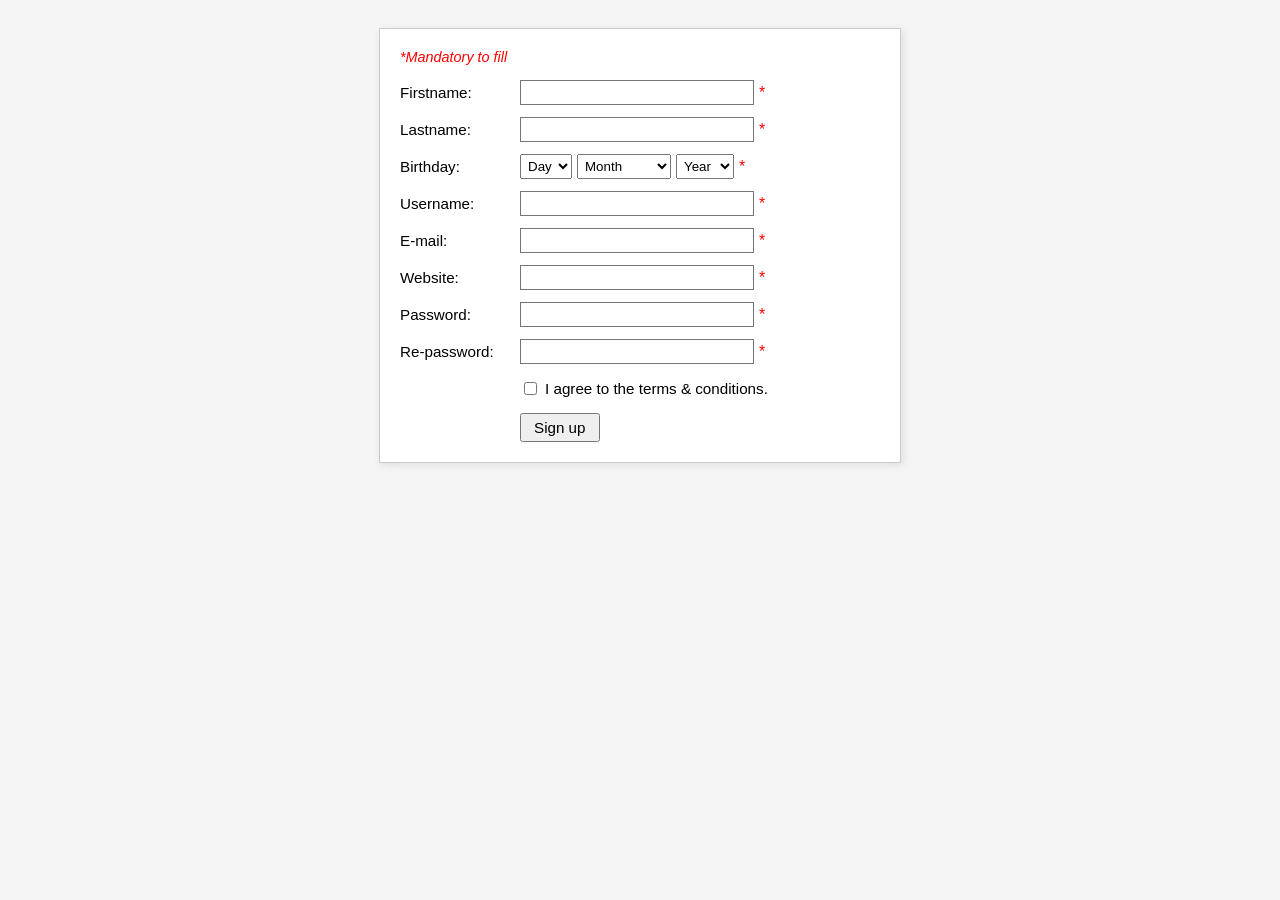
<file: CASE STUDY/Case Study 7/form.html>
<!DOCTYPE html>
<html lang="en">
<head>
    <meta charset="UTF-8">
    <meta name="viewport" content="width=device-width, initial-scale=1.0">
    <title>Event Handling Case Study</title>
    <style>
        body {
            font-family: Arial, sans-serif;
            background-color: #f5f5f5;
            padding: 20px;
        }
        .form-container {
            background-color: white;
            border: 1px solid #ccc;
            width: 480px;
            padding: 20px;
            margin: 0 auto;
            box-shadow: 2px 2px 8px rgba(0,0,0,0.1);
        }
        .mandatory-note {
            color: red;
            font-size: 0.9rem;
            font-style: italic;
            margin-bottom: 15px;
        }
        .form-group {
            display: flex;
            align-items: center;
            margin-bottom: 12px;
        }
        .form-group label {
            width: 120px;
            font-size: 0.95rem;
        }
        .form-group input[type="text"],
        .form-group input[type="password"] {
            width: 220px;
            padding: 4px 6px;
            border: 1px solid #767676;
            outline: none;
        }
        /* Highlight input on focus event */
        .form-group input:focus, .form-group select:focus {
            border: 1.5px solid #0056b3;
            background-color: #f7faff;
        }
        .dob-selects {
            display: flex;
            gap: 5px;
        }
        .dob-selects select {
            padding: 3px;
        }
        .required-star {
            color: red;
            margin-left: 5px;
        }
        .terms-group {
            margin-left: 120px;
            margin-top: 15px;
            margin-bottom: 15px;
            display: flex;
            align-items: center;
            font-size: 0.95rem;
        }
        .terms-group input {
            margin-right: 8px;
        }
        .btn-group {
            margin-left: 120px;
        }
        input[type="submit"] {
            padding: 4px 12px;
            cursor: pointer;
            font-size: 0.95rem;
        }
        .error-message {
            color: red;
            font-size: 0.85rem;
            margin-left: 120px;
            margin-top: -10px;
            margin-bottom: 10px;
            display: none;
        }
    </style>
</head>
<body>

    <div class="form-container">
        <div class="mandatory-note">*Mandatory to fill</div>
        
        <form id="registrationForm" novalidate>
            <!-- Firstname -->
            <div class="form-group">
                <label for="firstname">Firstname:</label>
                <input type="text" id="firstname">
                <span class="required-star">*</span>
            </div>
            
            <!-- Lastname -->
            <div class="form-group">
                <label for="lastname">Lastname:</label>
                <input type="text" id="lastname">
                <span class="required-star">*</span>
            </div>
            
            <!-- Birthday -->
            <div class="form-group">
                <label>Birthday:</label>
                <div class="dob-selects">
                    <select id="dobDay">
                        <option value="">Day</option>
                        <!-- Dynamic options generated via JS -->
                    </select>
                    <select id="dobMonth">
                        <option value="">Month</option>
                        <option value="1">January</option>
                        <option value="2">February</option>
                        <option value="3">March</option>
                        <option value="4">April</option>
                        <option value="5">May</option>
                        <option value="6">June</option>
                        <option value="7">July</option>
                        <option value="8">August</option>
                        <option value="9">September</option>
                        <option value="10">October</option>
                        <option value="11">November</option>
                        <option value="12">December</option>
                    </select>
                    <select id="dobYear">
                        <option value="">Year</option>
                        <!-- Dynamic options generated via JS -->
                    </select>
                </div>
                <span class="required-star">*</span>
            </div>
            
            <!-- Username -->
            <div class="form-group">
                <label for="username">Username:</label>
                <input type="text" id="username">
                <span class="required-star">*</span>
            </div>
            
            <!-- E-mail -->
            <div class="form-group">
                <label for="email">E-mail:</label>
                <input type="text" id="email">
                <span class="required-star">*</span>
            </div>
            <div class="error-message" id="emailError">Please enter a valid email address.</div>
            
            <!-- Website -->
            <div class="form-group">
                <label for="website">Website:</label>
                <input type="text" id="website">
                <span class="required-star">*</span>
            </div>
            
            <!-- Password -->
            <div class="form-group">
                <label for="password">Password:</label>
                <input type="password" id="password">
                <span class="required-star">*</span>
            </div>
            
            <!-- Re-password -->
            <div class="form-group">
                <label for="repassword">Re-password:</label>
                <input type="password" id="repassword">
                <span class="required-star">*</span>
            </div>
            <div class="error-message" id="passwordError">Passwords do not match!</div>
            
            <!-- Terms Checkbox -->
            <div class="terms-group">
                <input type="checkbox" id="terms">
                <label for="terms">I agree to the terms & conditions.</label>
            </div>
            
            <!-- Submit Button -->
            <div class="btn-group">
                <input type="submit" value="Sign up">
            </div>
        </form>
    </div>

    <script>
        // --- 1. Populate Dropdowns (DOM Manipulation) ---
        const daySelect = document.getElementById('dobDay');
        const yearSelect = document.getElementById('dobYear');

        for (let i = 1; i <= 31; i++) {
            let opt = document.createElement('option');
            opt.value = i;
            opt.innerHTML = i;
            daySelect.appendChild(opt);
        }

        const currentYear = new Date().getFullYear();
        for (let i = currentYear; i >= currentYear - 100; i--) {
            let opt = document.createElement('option');
            opt.value = i;
            opt.innerHTML = i;
            yearSelect.appendChild(opt);
        }

        // --- 2. Form Event Listeners & Validation Logic ---
        const form = document.getElementById('registrationForm');
        const emailInput = document.getElementById('email');
        const passwordInput = document.getElementById('password');
        const repasswordInput = document.getElementById('repassword');
        
        const emailError = document.getElementById('emailError');
        const passwordError = document.getElementById('passwordError');

        // Event: 'focus' and 'blur' on all input elements to show handling state changes
        const allInputs = form.querySelectorAll('input[type="text"], input[type="password"], select');
        allInputs.forEach(input => {
            input.addEventListener('focus', function() {
                // Background properties modified inside the CSS block matching focus selectors
            });
        });

        // Event: 'change' event tracking real-time validation for password matching
        repasswordInput.addEventListener('change', function() {
            if (passwordInput.value !== repasswordInput.value) {
                passwordError.style.display = 'block';
            } else {
                passwordError.style.display = 'none';
            }
        });

        // Event: 'submit' event logic
        form.addEventListener('submit', function(event) {
            event.preventDefault(); // Stop form submission for verification
            
            let hasError = false;
            
            // a) Empty Fields Validation check
            const mandatoryFields = [
                document.getElementById('firstname'),
                document.getElementById('lastname'),
                document.getElementById('username'),
                emailInput,
                document.getElementById('website'),
                passwordInput,
                repasswordInput,
                daySelect,
                document.getElementById('dobMonth'),
                yearSelect
            ];

            let emptyFound = false;
            mandatoryFields.forEach(field => {
                if (field.value.trim() === "") {
                    emptyFound = true;
                    field.style.border = "1.5px solid red";
                } else {
                    field.style.border = "1px solid #767676";
                }
            });

            if (emptyFound) {
                alert("Please fill out all mandatory fields highlighted in red.");
                hasError = true;
            }

            // b) Email Pattern Regex Validation
            const emailRegex = /^[^\s@]+@[^\s@]+\.[^\s@]+$/;
            if (emailInput.value.trim() !== "" && !emailRegex.test(emailInput.value)) {
                emailError.style.display = 'block';
                hasError = true;
            } else {
                emailError.style.display = 'none';
            }

            // c) Password Mismatch Verification check
            if (passwordInput.value !== repasswordInput.value) {
                passwordError.style.display = 'block';
                hasError = true;
            } else {
                passwordError.style.display = 'none';
            }

            // d) Terms Agreement Validation Check
            const termsCheckbox = document.getElementById('terms');
            if (!termsCheckbox.checked) {
                alert("You must agree to the terms and conditions to sign up.");
                hasError = true;
            }

            // Success Execution Pipeline Trigger
            if (!hasError) {
                alert("Form submitted successfully!");
                form.reset();
                // Reset styling frames
                mandatoryFields.forEach(field => field.style.border = "1px solid #767676");
            }
        });
    </script>
</body>
</html>
</file>
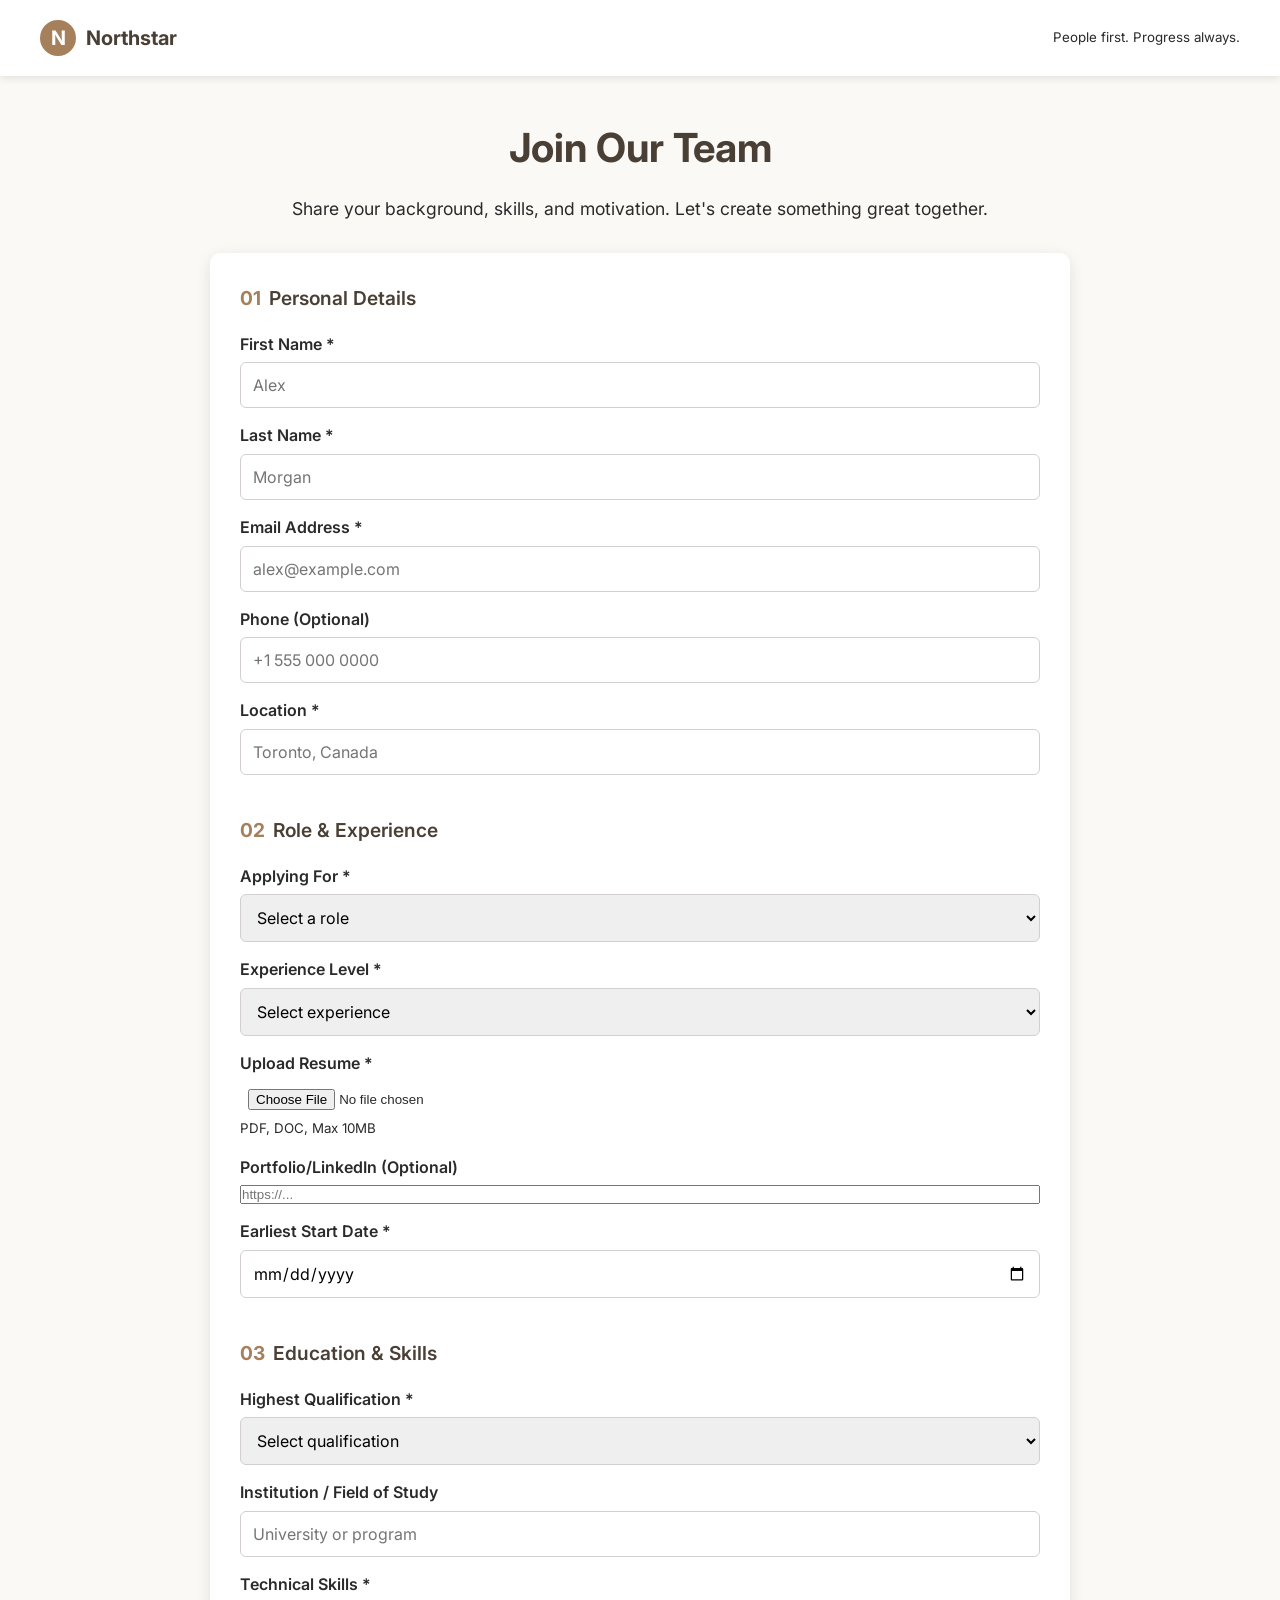
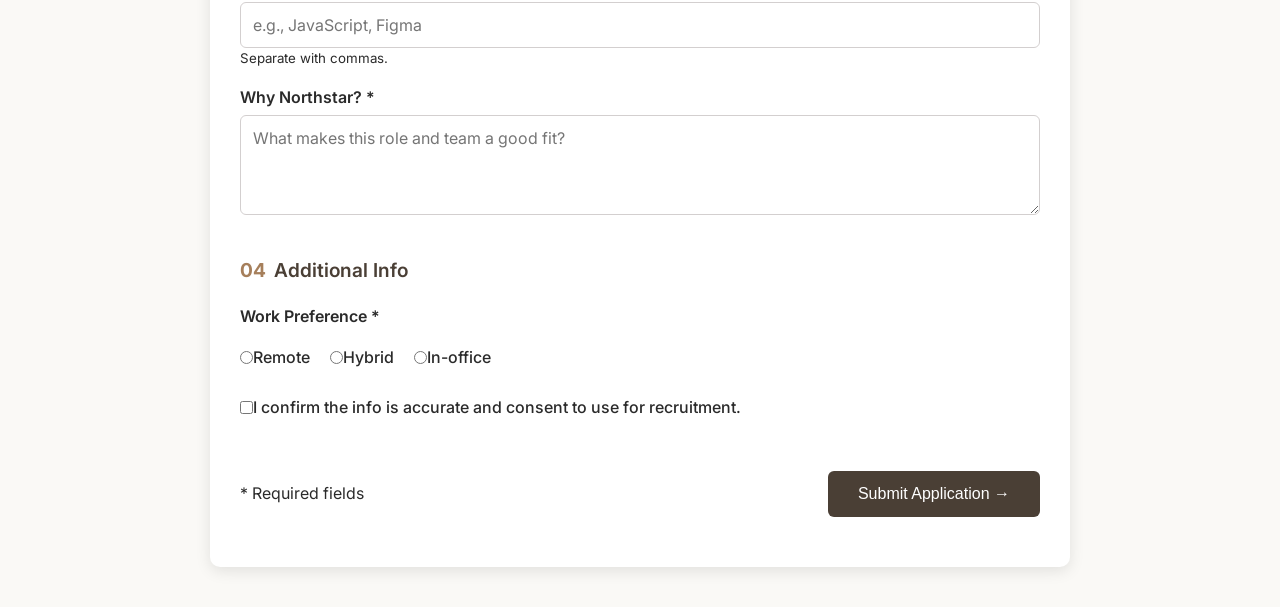
<file: CASE STUDY/Case Study 8/job.html>
<!DOCTYPE html>
<html lang="en">
<head>
<meta charset="UTF-8" />
<meta name="viewport" content="width=device-width, initial-scale=1.0"/>
<title>Northstar Careers | Join Our Team</title>
<!-- Google Fonts -->
<link href="https://fonts.googleapis.com/css2?family=Inter:wght@400;600;700&display=swap" rel="stylesheet" />
<style>
  :root {
    --primary-color: #4A3F35;
    --secondary-color: #A67F5B;
    --background-color: #FAF9F6;
    --text-color: #2A2A2A;
    --border-color: #D3CFCF;
    --accent-color: #C28E5E;
  }
  * {
    box-sizing: border-box;
    margin: 0;
    padding: 0;
  }
  body {
    font-family: 'Inter', sans-serif;
    background-color: var(--background-color);
    color: var(--text-color);
    line-height: 1.6;
  }
  header {
    display: flex;
    justify-content: space-between;
    align-items: center;
    padding: 20px 40px;
    background-color: #fff;
    box-shadow: 0 2px 8px rgba(0,0,0,0.1);
  }
  .logo {
    display: flex;
    align-items: center;
    font-weight: 700;
    font-size: 20px;
    color: var(--primary-color);
  }
  .logo span {
    display: inline-block;
    background-color: var(--secondary-color);
    color: #fff;
    width: 36px;
    height: 36px;
    border-radius: 50%;
    display: flex;
    justify-content: center;
    align-items: center;
    margin-right: 10px;
  }
  main {
    max-width: 900px;
    margin: 40px auto;
    padding: 0 20px;
  }
  h1 {
    font-size: 2.5rem;
    margin-bottom: 15px;
    color: var(--primary-color);
    text-align: center;
  }
  p.description {
    text-align: center;
    margin-bottom: 30px;
    font-size: 1.1rem;
  }
  form {
    background: #fff;
    padding: 30px;
    border-radius: 10px;
    box-shadow: 0 4px 15px rgba(0,0,0,0.1);
  }
  fieldset {
    border: none;
    margin-bottom: 25px;
  }
  legend {
    font-size: 1.2rem;
    font-weight: 600;
    margin-bottom: 10px;
    color: var(--primary-color);
  }
  .section-header {
    display: flex;
    align-items: center;
    margin-bottom: 8px;
  }
  .section-number {
    font-weight: 700;
    font-size: 1.2rem;
    color: var(--secondary-color);
    margin-right: 8px;
  }
  .form-group {
    display: flex;
    flex-direction: column;
    margin-bottom: 15px;
  }
  label {
    margin-bottom: 5px;
    font-weight: 600;
  }
  input[type="text"],
  input[type="email"],
  input[type="tel"],
  input[type="date"],
  select,
  textarea {
    padding: 12px;
    border: 1px solid var(--border-color);
    border-radius: 6px;
    font-family: 'Inter', sans-serif;
    font-size: 1rem;
  }
  input[type="file"] {
    padding: 8px;
  }
  textarea {
    resize: vertical;
    min-height: 100px;
  }
  .checkbox-group {
    display: flex;
    gap: 20px;
    margin-top: 10px;
  }
  .checkbox-label {
    display: flex;
    align-items: center;
    font-weight: 500;
  }
  .actions {
    display: flex;
    justify-content: space-between;
    align-items: center;
    margin-top: 30px;
    flex-wrap: wrap;
  }
  button {
    padding: 14px 30px;
    font-size: 1rem;
    background-color: var(--primary-color);
    color: #fff;
    border: none;
    border-radius: 6px;
    cursor: pointer;
    transition: background-color 0.3s;
  }
  button:hover {
    background-color: #3b2f27;
  }
  #status {
    margin-top: 20px;
    font-weight: 600;
    color: green;
  }
  @media(max-width: 768px) {
    body { font-size: 14px; }
    header { flex-direction: column; padding: 15px 20px; }
    h1 { font-size: 2rem; }
    .actions { flex-direction: column; gap: 15px; }
    button { width: 100%; }
  }
</style>
</head>
<body>
<header>
  <div class="logo"><span>N</span>Northstar</div>
  <small>People first. Progress always.</small>
</header>
<main>
  <h1>Join Our Team</h1>
  <p class="description">Share your background, skills, and motivation. Let's create something great together.</p>
  <form id="applicationForm">
    <!-- Personal Info -->
    <fieldset>
      <legend><div class="section-header"><div class="section-number">01</div>Personal Details</div></legend>
      <div class="form-group">
        <label for="firstName">First Name *</label>
        <input type="text" id="firstName" name="firstName" required placeholder="Alex" autocomplete="given-name" />
      </div>
      <div class="form-group">
        <label for="lastName">Last Name *</label>
        <input type="text" id="lastName" name="lastName" required placeholder="Morgan" autocomplete="family-name" />
      </div>
      <div class="form-group">
        <label for="email">Email Address *</label>
        <input type="email" id="email" name="email" required placeholder="alex@example.com" autocomplete="email" />
      </div>
      <div class="form-group">
        <label for="phone">Phone (Optional)</label>
        <input type="tel" id="phone" name="phone" placeholder="+1 555 000 0000" autocomplete="tel" />
      </div>
      <div class="form-group">
        <label for="location">Location *</label>
        <input type="text" id="location" name="location" required placeholder="Toronto, Canada" autocomplete="address-level2" />
      </div>
    </fieldset>
    <!-- Role & Experience -->
    <fieldset>
      <legend><div class="section-header"><div class="section-number">02</div>Role & Experience</div></legend>
      <div class="form-group">
        <label for="role">Applying For *</label>
        <select id="role" name="role" required>
          <option value="">Select a role</option>
          <option>Product Designer</option>
          <option>Software Engineer</option>
          <option>Marketing Specialist</option>
          <option>Customer Success Manager</option>
          <option>Open application</option>
        </select>
      </div>
      <div class="form-group">
        <label for="experience">Experience Level *</label>
        <select id="experience" name="experience" required>
          <option value="">Select experience</option>
          <option>0-1 years</option>
          <option>2-4 years</option>
          <option>5-8 years</option>
          <option>9+ years</option>
        </select>
      </div>
      <div class="form-group">
        <label for="resume">Upload Resume *</label>
        <input type="file" id="resume" name="resume" required accept=".pdf,.doc,.docx" />
        <small>PDF, DOC, Max 10MB</small>
      </div>
      <div class="form-group">
        <label for="portfolio">Portfolio/LinkedIn (Optional)</label>
        <input type="url" id="portfolio" name="portfolio" placeholder="https://..." />
      </div>
      <div class="form-group">
        <label for="startDate">Earliest Start Date *</label>
        <input type="date" id="startDate" name="startDate" required />
      </div>
    </fieldset>
    <!-- Education & Skills -->
    <fieldset>
      <legend><div class="section-header"><div class="section-number">03</div>Education & Skills</div></legend>
      <div class="form-group">
        <label for="education">Highest Qualification *</label>
        <select id="education" name="education" required>
          <option value="">Select qualification</option>
          <option>High school</option>
          <option>Diploma / certificate</option>
          <option>Bachelor's degree</option>
          <option>Master's degree</option>
          <option>Doctorate</option>
          <option>Other</option>
        </select>
      </div>
      <div class="form-group">
        <label for="institution">Institution / Field of Study</label>
        <input type="text" id="institution" name="institution" placeholder="University or program" />
      </div>
      <div class="form-group">
        <label for="skills">Technical Skills *</label>
        <input type="text" id="skills" name="skills" required placeholder="e.g., JavaScript, Figma" />
        <small>Separate with commas.</small>
      </div>
      <div class="form-group">
        <label for="motivation">Why Northstar? *</label>
        <textarea id="motivation" name="motivation" required placeholder="What makes this role and team a good fit?"></textarea>
      </div>
    </fieldset>
    <!-- Additional Info -->
    <fieldset>
      <legend><div class="section-header"><div class="section-number">04</div>Additional Info</div></legend>
      <div class="form-group">
        <label>Work Preference *</label>
        <div class="checkbox-group">
          <label class="checkbox-label"><input type="radio" name="workPreference" value="Remote" required /> Remote</label>
          <label class="checkbox-label"><input type="radio" name="workPreference" value="Hybrid" /> Hybrid</label>
          <label class="checkbox-label"><input type="radio" name="workPreference" value="Office" /> In-office</label>
        </div>
      </div>
      <div class="form-group" style="margin-top:20px;">
        <label class="checkbox-label">
          <input type="checkbox" name="consent" required /> I confirm the info is accurate and consent to use for recruitment.
        </label>
      </div>
    </fieldset>
    <div class="actions">
      <p>* Required fields</p>
      <button type="submit">Submit Application &rarr;</button>
    </div>
    <p id="status"></p>
  </form>
</main>
<script>
  document.getElementById('applicationForm').addEventListener('submit', function (e) {
    e.preventDefault();
    if (!this.checkValidity()) {
      this.reportValidity();
      return;
    }
    document.getElementById('status').textContent = 'Thank you for your application!';
    this.reset();
  });
</script>
</body>
</html>
</file>
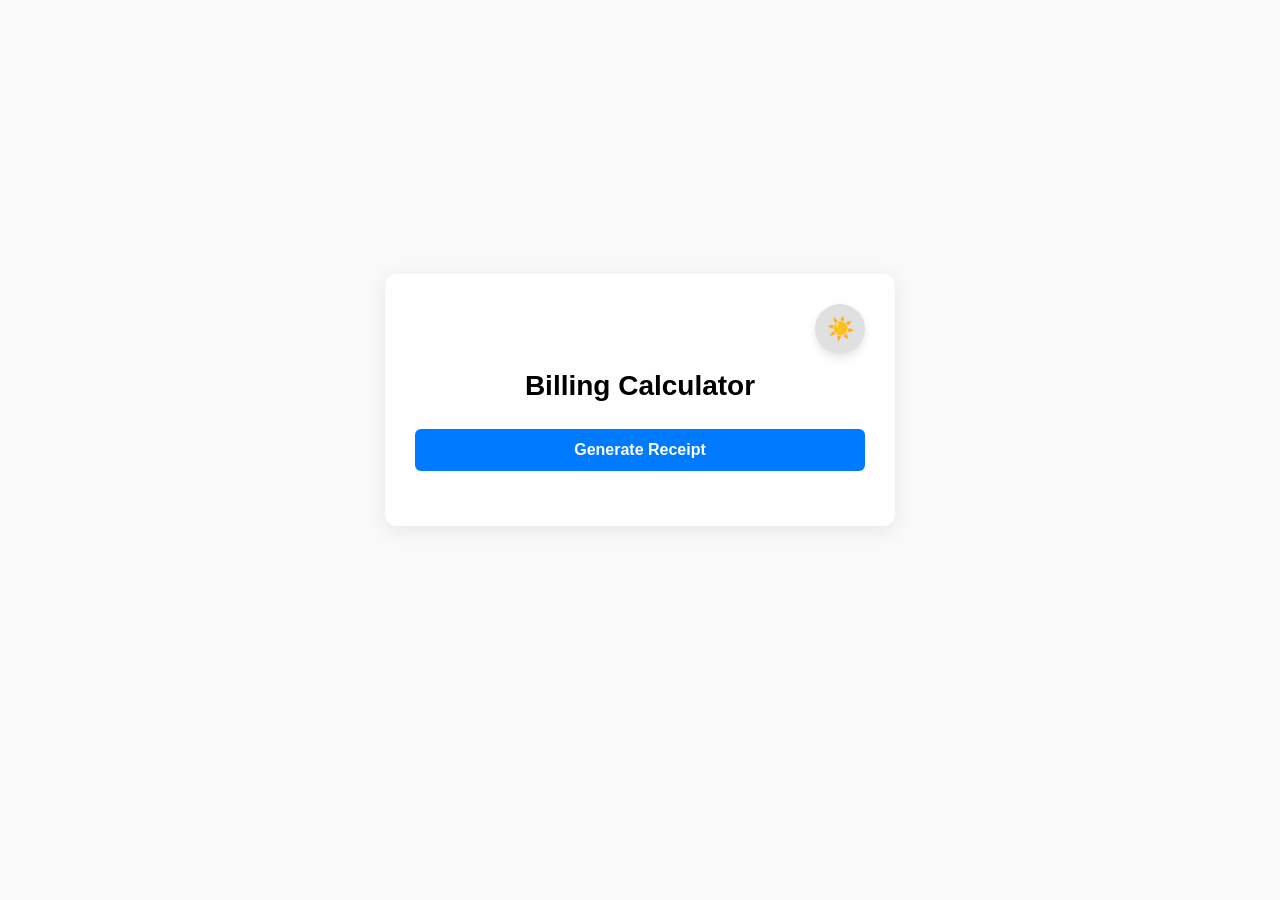
<file: CASE STUDY/Case Study 9/exp2.html>
<!DOCTYPE html>
<html lang="en">
<head>
    <meta charset="UTF-8">
    <meta name="viewport" content="width=device-width, initial-scale=1.0">
    <title>Billing Calculator</title>
    <style>
        /* पूरे पेज को सेंटर अライン करने के लिए फ्लेक्सबॉक्स */
        body {
            font-family: Arial, sans-serif;
            margin: 0;
            padding: 40px 20px;
            color: #333;
            line-height: 1.6;
            display: flex;
            flex-direction: column;
            align-items: center;
            justify-content: center;
            min-height: 80vh;
            background-color: #f9f9f9;
            transition: background-color 0.3s ease, color 0.3s ease;
        }

        /* कंटेंट को एक सुंदर कार्ड में रखने के लिए */
        .main-wrapper {
            text-align: center;
            background: #ffffff;
            padding: 30px;
            border-radius: 12px;
            box-shadow: 0 4px 20px rgba(0, 0, 0, 0.08);
            max-width: 450px;
            width: 100%;
            position: relative;
        }

        h2 {
            font-size: 28px;
            margin-top: 10px;
            margin-bottom: 20px;
            color: #000;
        }

        h3 {
            font-size: 22px;
            margin-top: 25px;
            margin-bottom: 20px;
            color: #111;
            border-bottom: 2px solid #eee;
            padding-bottom: 8px;
        }

        /* रसीद के आइटम्स को सेंटर अलाइन करना */
        .receipt-container {
            margin-top: 25px;
            text-align: center;
        }

        .bill-item {
            margin-bottom: 12px;
            font-size: 16px;
        }

        .bold-text {
            font-weight: bold;
            font-size: 18px;
            margin-top: 15px;
            color: #000;
        }

        /* मॉडर्न और आकर्षक टॉगल बटन */
        .toggle-container {
            display: flex;
            justify-content: flex-end;
            width: 100%;
            margin-bottom: 10px;
        }

        .theme-toggle-btn {
            background: #e0e0e0;
            border: none;
            width: 50px;
            height: 50px;
            border-radius: 50%;
            cursor: pointer;
            font-size: 22px;
            display: flex;
            align-items: center;
            justify-content: center;
            box-shadow: 0 4px 8px rgba(0,0,0,0.1);
            transition: all 0.3s ease;
        }

        .theme-toggle-btn:hover {
            transform: scale(1.1);
        }

        /* प्राइमरी कैलकुलेशन बटन */
        .btn-calc {
            background-color: #007bff;
            color: white;
            border: none;
            padding: 12px 25px;
            font-size: 16px;
            border-radius: 6px;
            cursor: pointer;
            font-weight: bold;
            transition: background-color 0.2s;
            width: 100%;
        }

        .btn-calc:hover {
            background-color: #0056b3;
        }

        /* डार्क मोड सीएसएस (Dark Mode Style Changes) */
        body.dark-mode {
            background-color: #121212;
            color: #f4f4f4;
        }
        
        body.dark-mode .main-wrapper {
            background-color: #1e1e1e;
            box-shadow: 0 4px 20px rgba(255, 255, 255, 0.05);
        }

        body.dark-mode h2, body.dark-mode h3, body.dark-mode .bold-text {
            color: #fff;
        }

        body.dark-mode h3 {
            border-bottom-color: #333;
        }

        body.dark-mode .theme-toggle-btn {
            background: #333;
            box-shadow: 0 4px 8px rgba(255,255,255,0.05);
        }
    </style>
</head>
<body>

    <!-- सभी एलिमेंट्स को सेंटर में रखने के लिए मुख्य रैपर -->
    <div class="main-wrapper">
        
        <!-- आकर्षक थीम टॉगल बटन -->
        <div class="toggle-container">
            <button id="themeBtn" class="theme-toggle-btn" onclick="toggleTheme()" title="Toggle Light/Dark Mode">☀️</button>
        </div>

        <h2>Billing Calculator</h2>
        
        <!-- रसीद बटन -->
        <button class="btn-calc" onclick="generateBill()">Generate Receipt</button>

        <!-- इमेज के अनुसार आउटपुट यहाँ दिखेगा -->
        <div id="receiptOutput" class="receipt-container"></div>
    </div>

    <script>
        // डार्क मोड ऑन/ऑफ करने का फंक्शन और लोगो बदलना
        function toggleTheme() {
            const body = document.body;
            const themeBtn = document.getElementById("themeBtn");
            
            body.classList.toggle("dark-mode");
            
            // लोगो (Icon) को डायनेमिकली चेंज करना
            if (body.classList.contains("dark-mode")) {
                themeBtn.textContent = "🌙"; // डार्क मोड में चाँद दिखेगा
            } else {
                themeBtn.textContent = "☀️"; // लाइट मोड में सूरज दिखेगा
            }
        }

        function generateBill() {
            // 1. ES6 Const
            const GST_RATE = 0.18;

            // 2. ES6 Var
            var customerName = prompt("Enter Customer Name:", "Sharwari");
            if (!customerName) return;

            var productName = prompt("Enter Product Name:", "iPhone 17 pro");
            if (!productName) return;

            var qtyInput = prompt("Enter Quantity:", "4");
            if (!qtyInput) return;
            var quantity = Number(qtyInput);

            var priceInput = prompt("Enter Price per Item:", "60000");
            if (!priceInput) return;
            var price = Number(priceInput);

            // इनपुट वैलिडेशन
            if (isNaN(quantity) || quantity <= 0 || isNaN(price) || price <= 0) {
                alert("Please enter valid positive numbers.");
                return;
            }

            // 3. ES6 Let
            let total = quantity * price;
            let gstAmount = total * GST_RATE;
            let finalBill = total + gstAmount;

            // 4. ES6 Object
            const billDetails = {
                customer: customerName,
                product: productName,
                quantity,
                price,
                total,
                gstAmount,
                finalBill
            };

            // 5. ES6 Object Destructuring
            const { customer, product, total: totalAmt, gstAmount: taxAmt, finalBill: grandTotal } = billDetails;

            // आउटपुट कंटेनर
            const receiptOutput = document.getElementById("receiptOutput");

            // 6. ES6 Template Literals
            receiptOutput.innerHTML = `
                <h3>Billing Receipt</h3>
                <div class="bill-item">Customer: ${customer}</div>
                <div class="bill-item">Product: ${product}</div>
                <div class="bill-item">Quantity: ${quantity}</div>
                <div class="bill-item">Price per Item: ₹${price}</div>
                <div class="bill-item">Total: ₹${totalAmt}</div>
                <div class="bill-item">GST (18%): ₹${taxAmt.toFixed(2)}</div>
                <div class="bill-item bold-text">Final Bill: ₹${grandTotal.toFixed(2)}</div>
            `;
        }
    </script>
</body>
</html>
</file>
